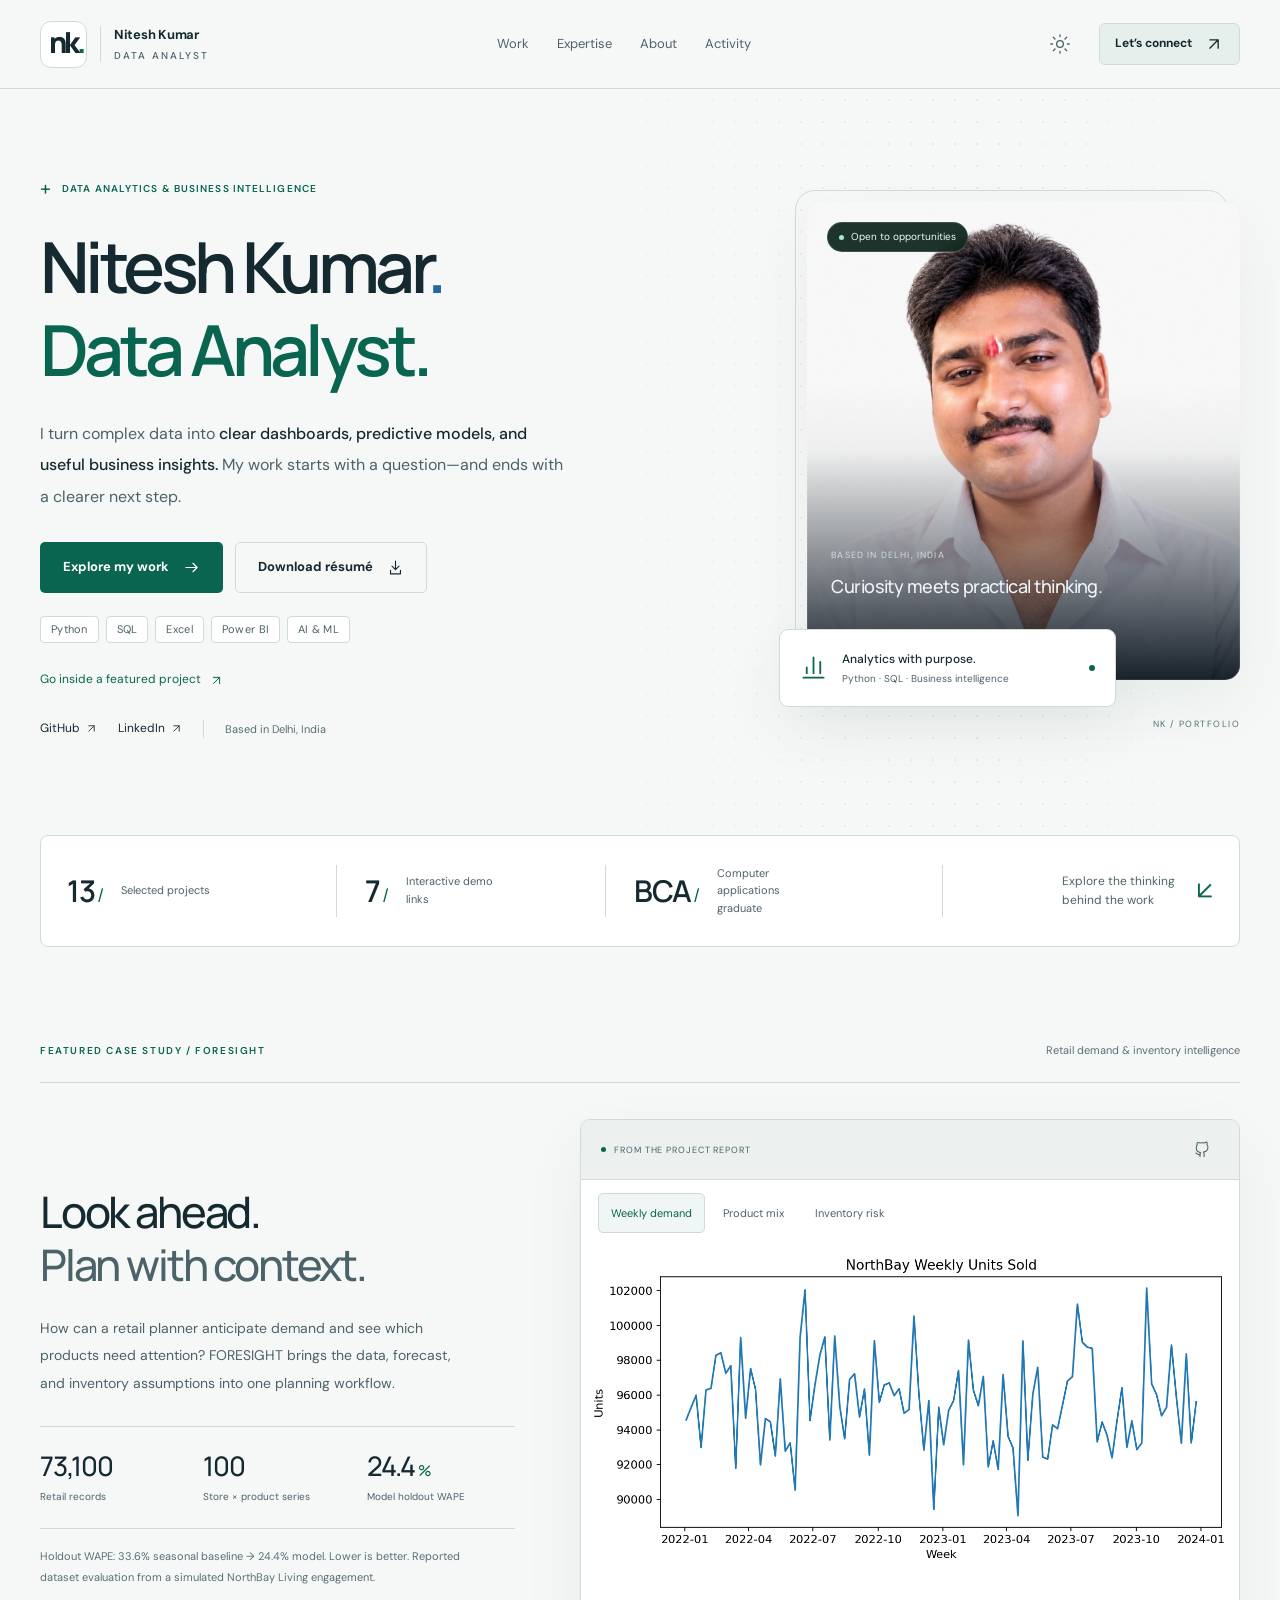
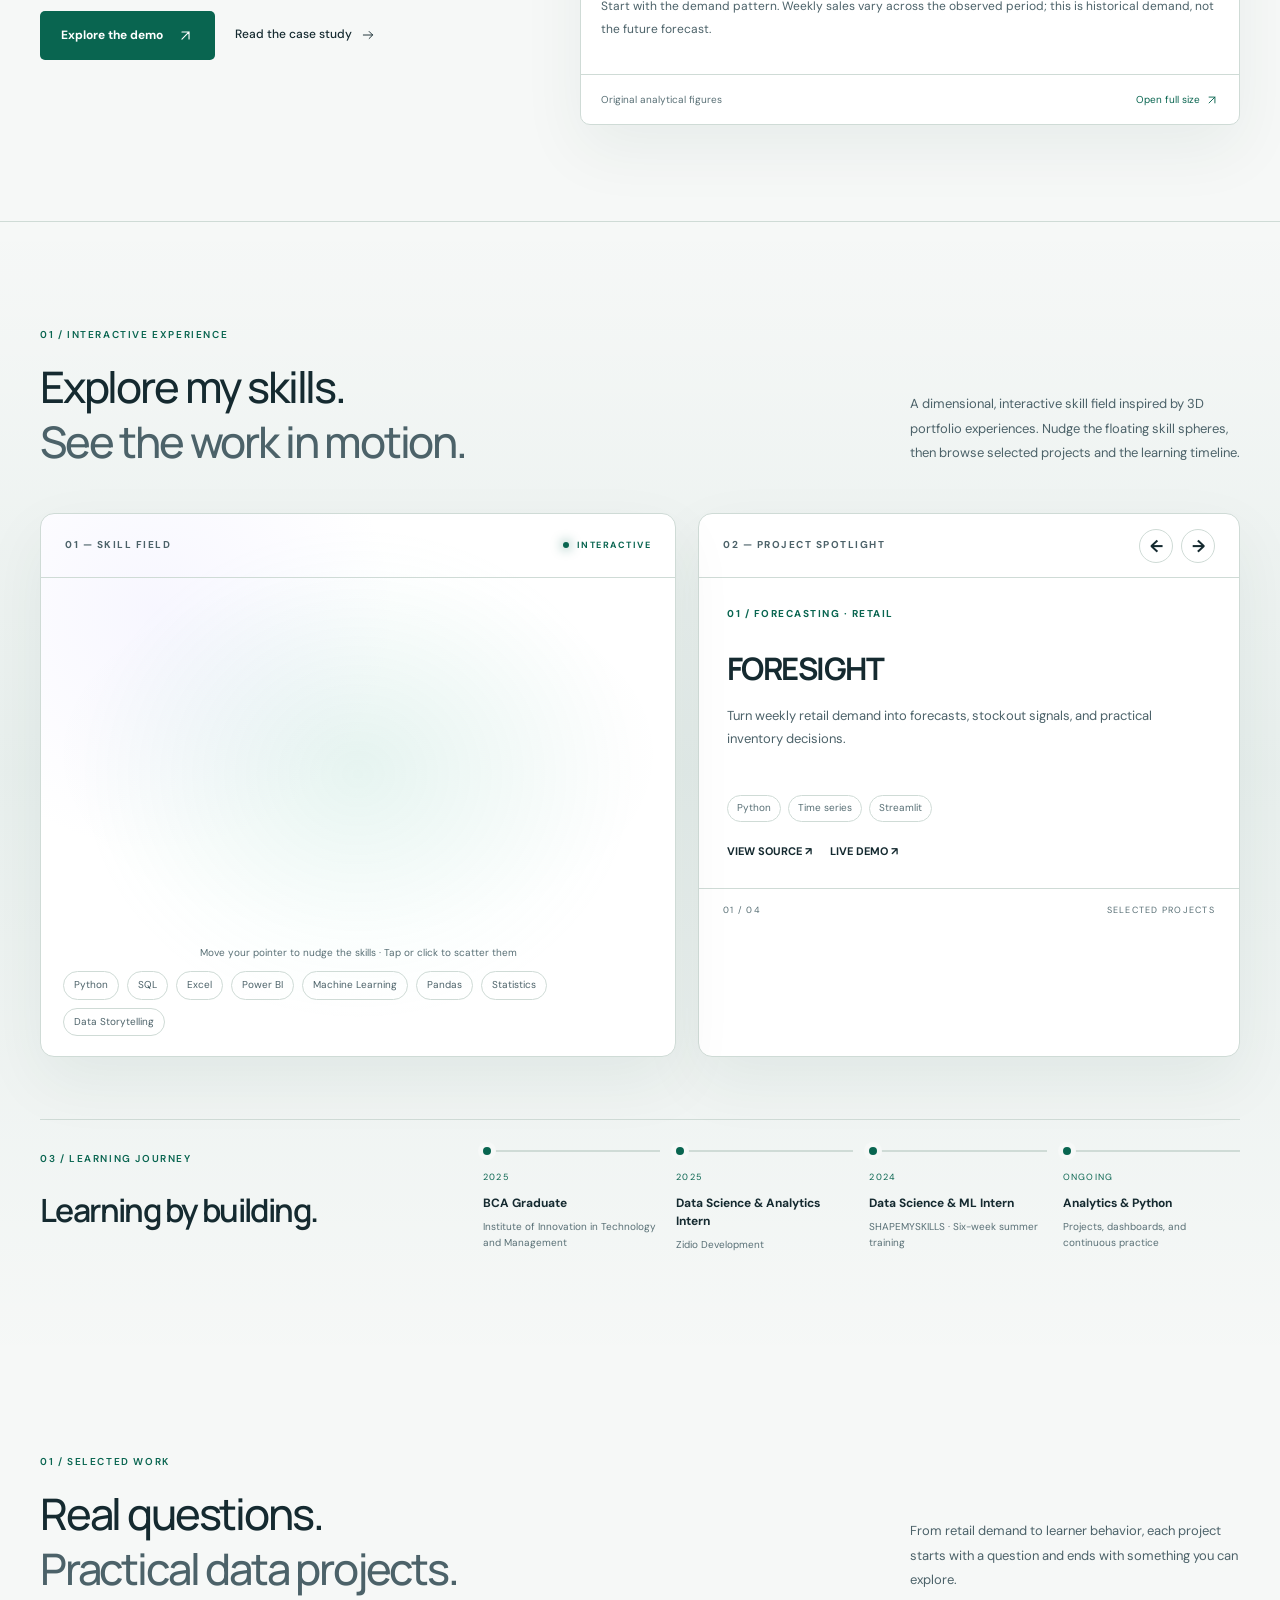
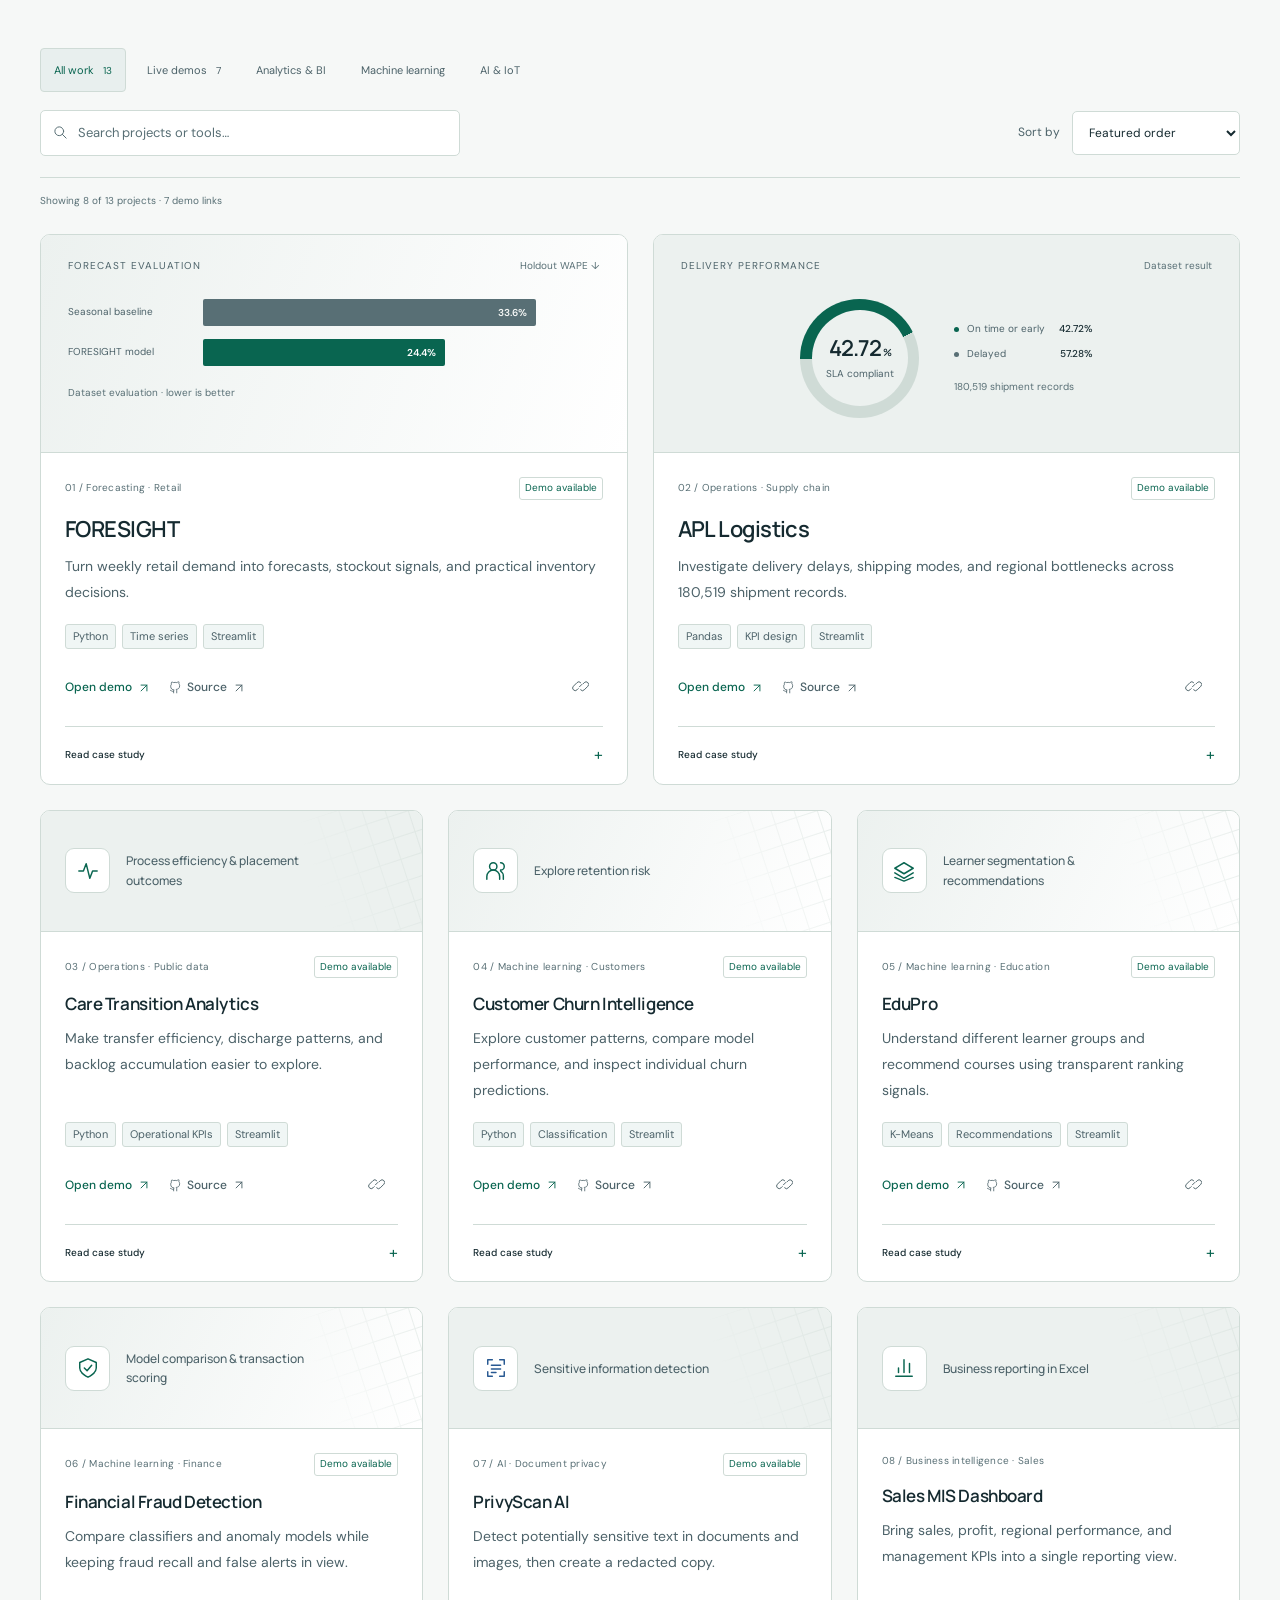
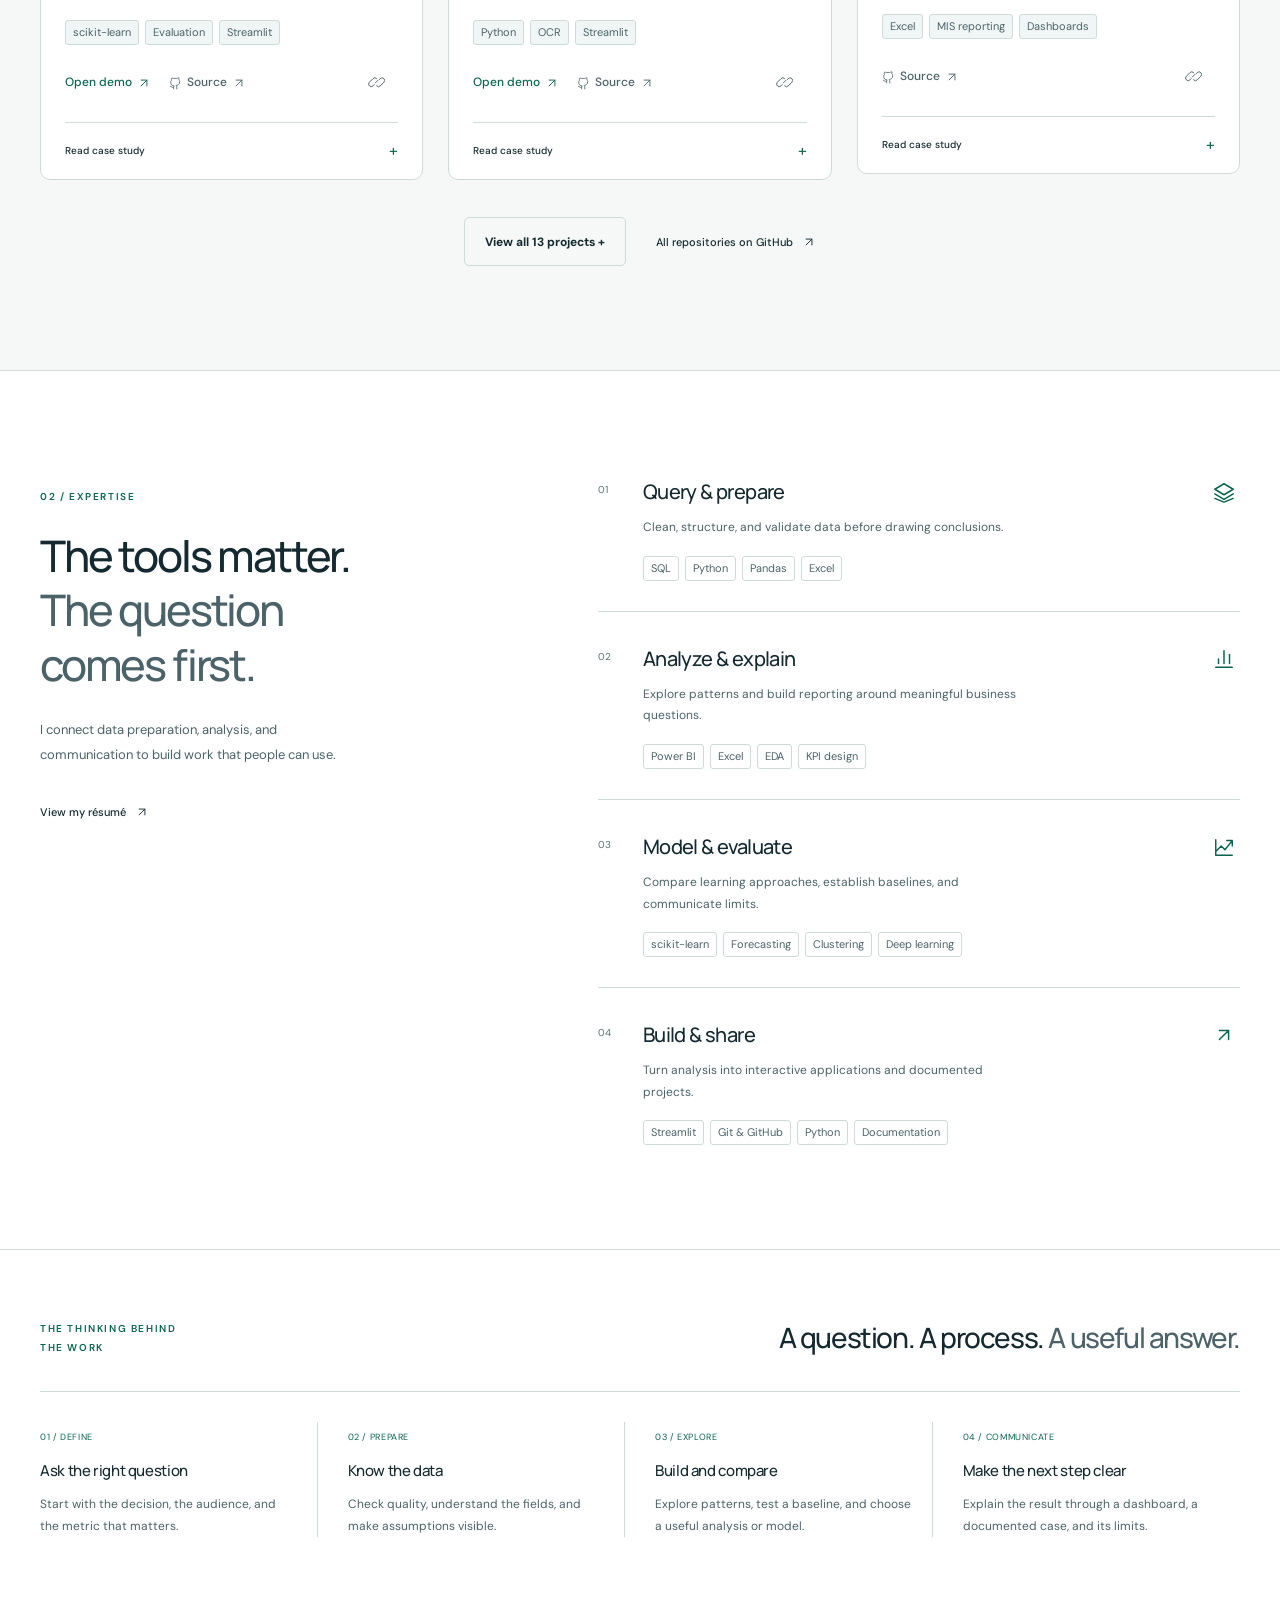
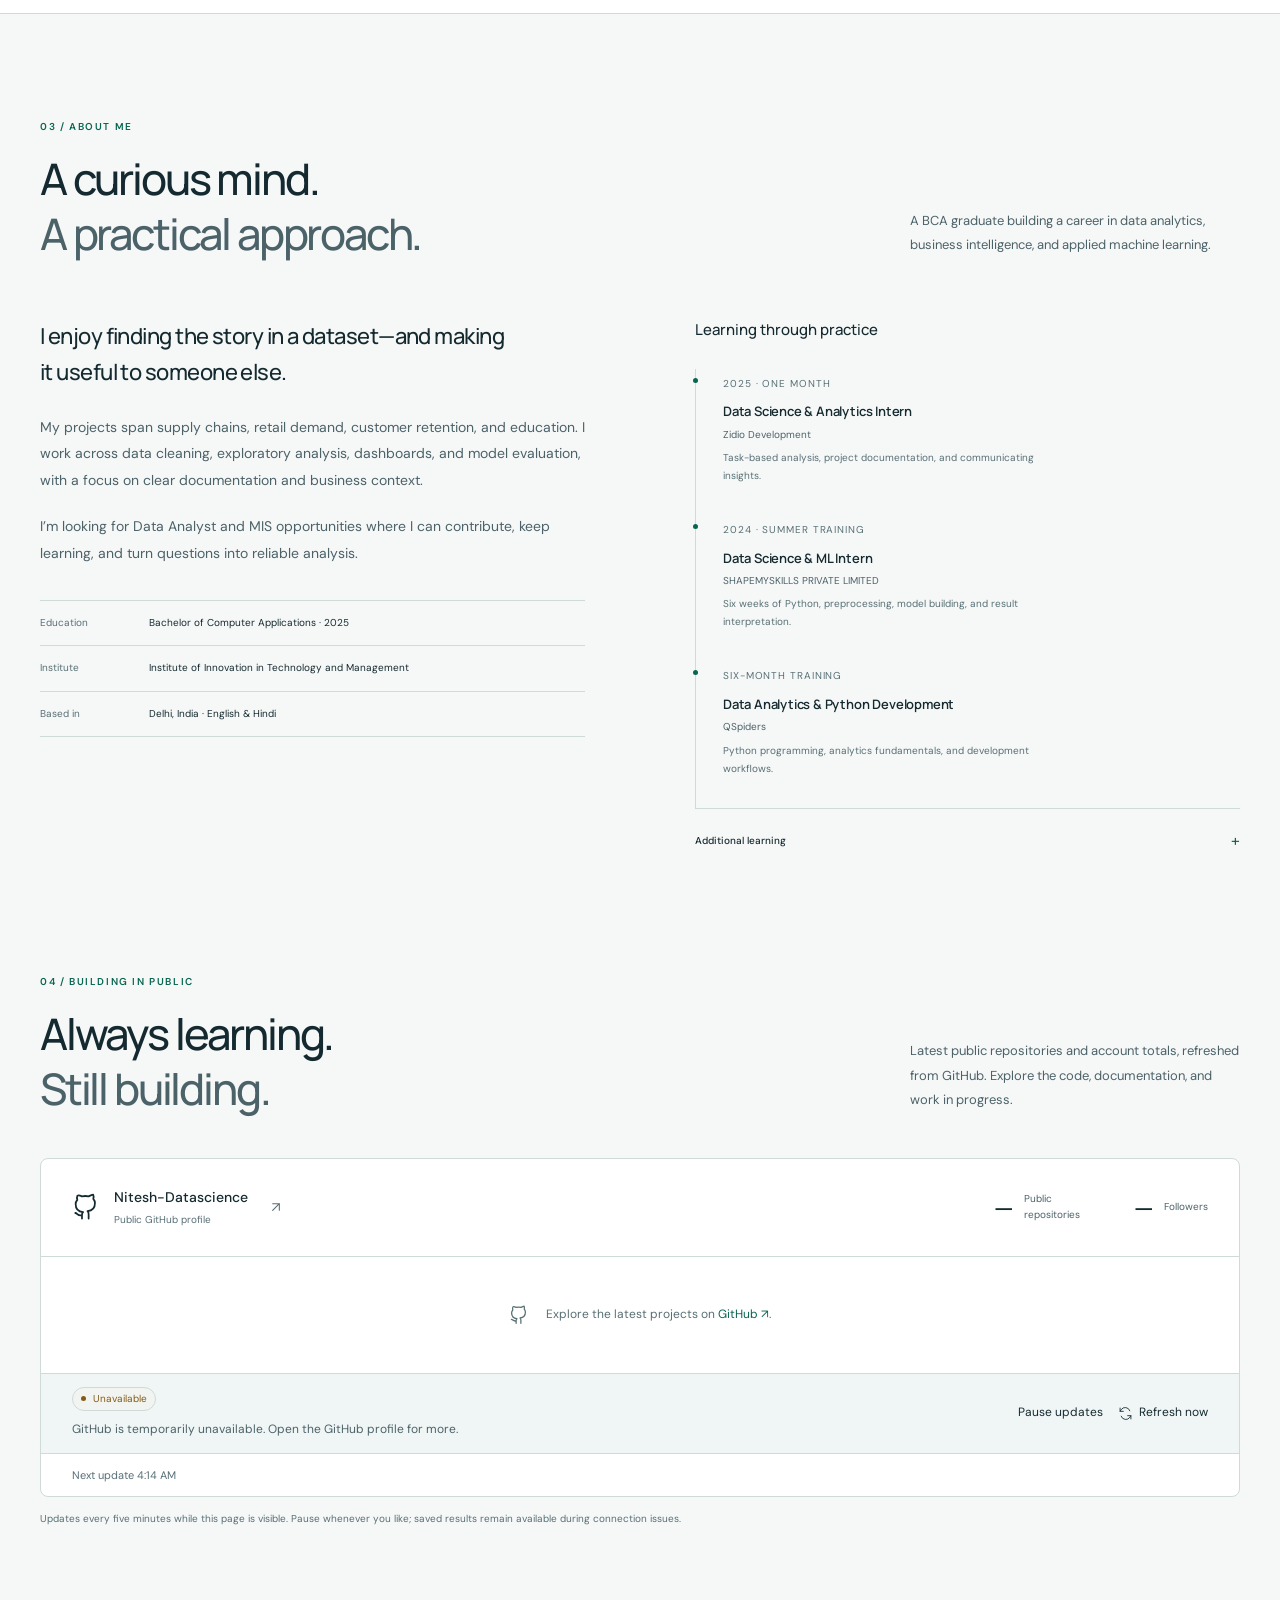
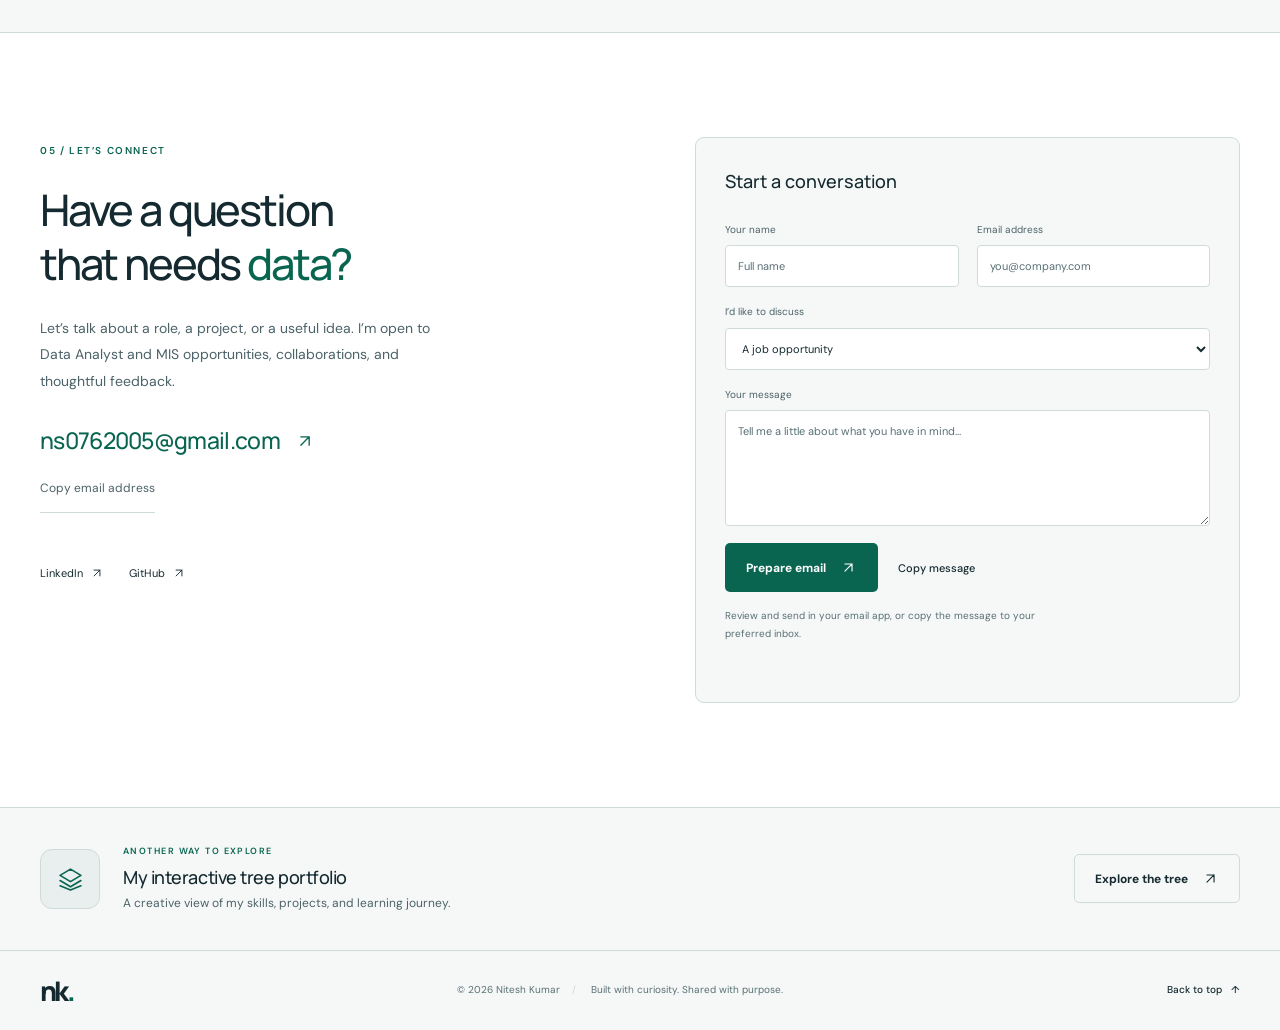
<file: index.html>
<!doctype html>
<html lang="en" data-theme="dark">
<head>
  <meta charset="UTF-8">
  <meta name="viewport" content="width=device-width, initial-scale=1">
  <meta name="description" content="Nitesh Kumar — Data Analyst. Explore Python, SQL, Excel, Power BI, and machine learning projects, interactive demos, and business-focused case studies.">
  <meta name="author" content="Nitesh Kumar">
  <meta name="theme-color" content="#0b121b">
  <meta property="og:type" content="website">
  <meta property="og:title" content="Nitesh Kumar | Data Analyst & Business Intelligence">
  <meta property="og:description" content="Nitesh Kumar — Data Analyst. Explore practical analytics, live applications, and the thinking behind the work.">
  <meta property="og:url" content="https://nitesh-datascience.github.io/portfolio/">
  <meta property="og:image" content="https://nitesh-datascience.github.io/portfolio/profile.jpg">
  <meta property="og:image:alt" content="Nitesh Kumar, data analyst">
  <meta name="twitter:card" content="summary">
  <link rel="canonical" href="https://nitesh-datascience.github.io/portfolio/">
  <link rel="icon" href="favicon.svg" type="image/svg+xml">
  <link rel="preconnect" href="https://fonts.googleapis.com">
  <link rel="preconnect" href="https://fonts.gstatic.com" crossorigin>
  <link href="https://fonts.googleapis.com/css2?family=DM+Sans:wght@400;500;600;700&family=Manrope:wght@400;500;600;700;800&display=swap" rel="stylesheet">
  <link rel="stylesheet" href="styles.css?v=20261101.2">
  <link rel="stylesheet" href="presentation.css?v=20261101.2">
  <title>Nitesh Kumar | Data Analyst & Business Intelligence</title>
  <script>
    try {
      const saved = localStorage.getItem('nitesh.theme');
      const light = saved === 'light' || (!saved && matchMedia('(prefers-color-scheme: light)').matches);
      document.documentElement.dataset.theme = light ? 'light' : 'dark';
    } catch {}
  </script>
  <script type="application/ld+json">
    {"@context":"https://schema.org","@type":"Person","name":"Nitesh Kumar","url":"https://nitesh-datascience.github.io/portfolio/","image":"https://nitesh-datascience.github.io/portfolio/profile.jpg","jobTitle":"Data Analyst","email":"mailto:ns0762005@gmail.com","sameAs":["https://github.com/Nitesh-Datascience","https://www.linkedin.com/in/niteshkumar-codlytic"],"knowsAbout":["Data Analytics","Python","SQL","Microsoft Excel","Power BI","Machine Learning"]}
  </script>
</head>
<body>
  <a class="skip-link" href="#main">Skip to content</a>
  <svg class="icon-sprite" xmlns="http://www.w3.org/2000/svg" aria-hidden="true">
    <symbol id="i-arrow-up-right" viewBox="0 0 24 24"><path d="M7 17 17 7M7 7h10v10"/></symbol>
    <symbol id="i-arrow-right" viewBox="0 0 24 24"><path d="M4 12h16m-6-6 6 6-6 6"/></symbol>
    <symbol id="i-download" viewBox="0 0 24 24"><path d="M12 3v12m-5-5 5 5 5-5M5 16v5h14v-5"/></symbol>
    <symbol id="i-github" viewBox="0 0 24 24"><path d="M9 19c-4 1-4-2-6-2m12 5v-4a3.5 3.5 0 0 0-1-2.7c3.3-.4 6.7-1.6 6.7-7.2a5.6 5.6 0 0 0-1.5-3.9 5.2 5.2 0 0 0-.1-3.8S17.9.6 15 2a13 13 0 0 0-6 0C6.1.6 4.9 1.4 4.9 1.4a5.2 5.2 0 0 0-.1 3.8 5.6 5.6 0 0 0-1.5 3.9c0 5.6 3.4 6.8 6.7 7.2A3.5 3.5 0 0 0 9 19v3" transform="translate(0 1) scale(.95)"/></symbol>
    <symbol id="i-trend" viewBox="0 0 24 24"><path d="m3 17 6-6 4 4 8-10m-6 0h6v6M3 4v17h18"/></symbol>
    <symbol id="i-truck" viewBox="0 0 24 24"><path d="M1 4h13v13H1zM14 9h5l4 4v4h-9"/><circle cx="5.5" cy="18" r="2.5"/><circle cx="18.5" cy="18" r="2.5"/></symbol>
    <symbol id="i-activity" viewBox="0 0 24 24"><path d="M2 12h5l3-8 4 16 3-8h5"/></symbol>
    <symbol id="i-users" viewBox="0 0 24 24"><circle cx="9" cy="7" r="4"/><path d="M2 21v-3a7 7 0 0 1 14 0v3M17 3a4 4 0 0 1 0 8m3 10v-3a7 7 0 0 0-3-6"/></symbol>
    <symbol id="i-layers" viewBox="0 0 24 24"><path d="m12 3 10 6-10 6L2 9l10-6Zm-10 11 10 6 10-6M2 19l10 4 10-4"/></symbol>
    <symbol id="i-shield" viewBox="0 0 24 24"><path d="m12 2 9 4v6c0 6-9 10-9 10S3 18 3 12V6l9-4Z"/><path d="m8 12 3 3 5-6"/></symbol>
    <symbol id="i-scan" viewBox="0 0 24 24"><path d="M8 3H3v5m13-5h5v5M3 16v5h5m8 0h5v-5M7 9h10M7 13h10M7 17h5"/></symbol>
    <symbol id="i-bars" viewBox="0 0 24 24"><path d="M3 21h18M6 17v-5m6 5V3m6 14V7"/></symbol>
    <symbol id="i-bag" viewBox="0 0 24 24"><path d="M4 7h16l1 14H3L4 7Zm4 0V5a4 4 0 0 1 8 0v2"/></symbol>
    <symbol id="i-drop" viewBox="0 0 24 24"><path d="M12 2s8 8 8 13a8 8 0 1 1-16 0c0-5 8-13 8-13Z"/></symbol>
    <symbol id="i-mail" viewBox="0 0 24 24"><rect x="2" y="4" width="20" height="16" rx="2"/><path d="m2 6 10 7L22 6"/></symbol>
    <symbol id="i-link" viewBox="0 0 24 24"><path d="m10 13 4-4M8 16l-2 2a4 4 0 0 1-6-6l6-6a4 4 0 0 1 6 0m0 12a4 4 0 0 0 6 0l6-6a4 4 0 0 0-6-6l-2 2" transform="translate(2 0) scale(.85)"/></symbol>
    <symbol id="i-search" viewBox="0 0 24 24"><circle cx="10" cy="10" r="7"/><path d="m15 15 6 6"/></symbol>
    <symbol id="i-sun" viewBox="0 0 24 24"><circle cx="12" cy="12" r="4"/><path d="M12 1v2m0 18v2M1 12h2m18 0h2M4 4l2 2m12 12 2 2M4 20l2-2M18 6l2-2"/></symbol>
    <symbol id="i-refresh" viewBox="0 0 24 24"><path d="M20 7A9 9 0 0 0 4 5L2 8m0-6v6h6m-4 9a9 9 0 0 0 16 2l2-3m0 6v-6h-6"/></symbol>
  </svg>

  <header class="site-header">
    <div class="container header-inner">
      <a class="brand" href="#home" aria-label="Nitesh Kumar home"><span class="brand-mark">nk<span>.</span></span><span class="brand-name">Nitesh Kumar<span>DATA ANALYST</span></span></a>
      <nav class="main-nav" aria-label="Main navigation" id="mainNav">
        <a href="#projects">Work</a><a href="#skills">Expertise</a><a href="#about">About</a><a href="#github">Activity</a>
      </nav>
      <div class="header-actions">
        <button class="icon-button theme-toggle" id="themeToggle" type="button" aria-label="Switch color theme" hidden><svg class="icon" aria-hidden="true"><use href="#i-sun"></use></svg></button>
        <a class="header-contact" href="#contact">Let’s connect <svg class="icon" aria-hidden="true"><use href="#i-arrow-up-right"></use></svg></a>
        <button class="menu-toggle" id="menuToggle" type="button" aria-controls="mainNav" aria-expanded="false" aria-label="Open navigation" hidden><span></span><span></span></button>
      </div>
    </div>
  </header>

  <main id="main">
    <section class="container hero" id="home" aria-labelledby="heroTitle">
      <div class="hero-copy">
        <p class="eyebrow"><span class="small-cross" aria-hidden="true">+</span> DATA ANALYTICS & BUSINESS INTELLIGENCE</p>
        <h1 id="heroTitle">Nitesh Kumar<span class="hero-name-dot">.</span><br><span>Data Analyst.</span></h1>
        <p class="hero-intro">I turn complex data into <strong>clear dashboards, predictive models, and useful business insights.</strong> My work starts with a question—and ends with a clearer next step.</p>
        <div class="hero-actions"><a class="button button-primary" href="#projects">Explore my work <svg class="icon" aria-hidden="true"><use href="#i-arrow-right"></use></svg></a><a class="button button-outline" href="resume.pdf" download="Nitesh_Kumar_Resume.pdf">Download résumé <svg class="icon" aria-hidden="true"><use href="#i-download"></use></svg></a></div>
        <ul class="hero-toolkit" aria-label="Core skills"><li>Python</li><li>SQL</li><li>Excel</li><li>Power BI</li><li>AI & ML</li></ul><a class="hero-case-link" href="#case-study">Go inside a featured project <svg class="icon" aria-hidden="true"><use href="#i-arrow-up-right"></use></svg></a>
        <div class="hero-socials"><a href="https://github.com/Nitesh-Datascience" target="_blank" rel="noopener noreferrer">GitHub <svg class="icon" aria-hidden="true"><use href="#i-arrow-up-right"></use></svg></a><a href="https://www.linkedin.com/in/niteshkumar-codlytic" target="_blank" rel="noopener noreferrer">LinkedIn <svg class="icon" aria-hidden="true"><use href="#i-arrow-up-right"></use></svg></a><span>Based in Delhi, India</span></div>
      </div>
      <div class="hero-portrait">
        <div class="portrait-frame"><img src="profile.jpg" alt="Portrait of Nitesh Kumar" width="1293" height="1216" fetchpriority="high"><div class="portrait-shade"></div><span class="availability"><i aria-hidden="true"></i> Open to opportunities</span><div class="portrait-caption"><span>BASED IN DELHI, INDIA</span><strong>Curiosity meets practical thinking.</strong></div></div>
        <div class="portrait-note"><svg class="icon" aria-hidden="true"><use href="#i-bars"></use></svg><div>Analytics with purpose.<span>Python · SQL · Business intelligence</span></div><span class="note-dot" aria-hidden="true"></span></div>
        <span class="portrait-index" aria-hidden="true">NK / PORTFOLIO</span>
      </div>
    </section>

    <div class="container portfolio-strip" aria-label="Portfolio at a glance"><div><strong>13<span> /</span></strong><span>Selected projects</span></div><div><strong>7<span> /</span></strong><span>Interactive demo links</span></div><div><strong>BCA<span> /</span></strong><span>Computer applications graduate</span></div><a href="#projects" class="strip-link">Explore the thinking<br>behind the work <span aria-hidden="true">↙</span></a></div>

    <section class="section featured-study-section" id="case-study" aria-labelledby="studyTitle">
      <div class="container">
        <div class="study-heading"><p class="eyebrow">FEATURED CASE STUDY / FORESIGHT</p><span class="study-type">Retail demand & inventory intelligence</span></div>
        <div class="study-layout">
          <div class="study-copy"><h2 id="studyTitle">Look ahead.<br><span>Plan with context.</span></h2><p>How can a retail planner anticipate demand and see which products need attention? FORESIGHT brings the data, forecast, and inventory assumptions into one planning workflow.</p>
            <dl class="study-metrics"><div><dt>Retail records</dt><dd>73,100</dd></div><div><dt>Store × product series</dt><dd>100</dd></div><div><dt>Model holdout WAPE</dt><dd>24.4<span>%</span></dd></div></dl>
            <p class="study-evidence">Holdout WAPE: 33.6% seasonal baseline → 24.4% model. Lower is better. Reported dataset evaluation from a simulated NorthBay Living engagement.</p>
            <div class="study-actions"><a class="button button-primary" href="https://foresightnorthbay-ufqepslzgzysttnkue79rx.streamlit.app/" target="_blank" rel="noopener noreferrer">Explore the demo <svg class="icon" aria-hidden="true"><use href="#i-arrow-up-right"></use></svg></a><a class="text-link" href="#project-foresight">Read the case study <svg class="icon" aria-hidden="true"><use href="#i-arrow-right"></use></svg></a></div>
          </div>
          <div class="study-report"><div class="study-report-top"><span class="report-label"><i aria-hidden="true"></i> FROM THE PROJECT REPORT</span><a href="https://github.com/Nitesh-Datascience/foresight_northbay" target="_blank" rel="noopener noreferrer" aria-label="Open FORESIGHT source repository"><svg class="icon" aria-hidden="true"><use href="#i-github"></use></svg></a></div><div class="study-chart-controls" id="studyChartControls" role="group" aria-label="Choose a report figure" hidden><button type="button" data-chart="demand" aria-pressed="true" aria-controls="studyFigure">Weekly demand</button><button type="button" data-chart="products" aria-pressed="false" aria-controls="studyFigure">Product mix</button><button type="button" data-chart="risk" aria-pressed="false" aria-controls="studyFigure">Inventory risk</button></div><figure id="studyFigure" class="study-figure"><a id="studyImageLink" href="assets/foresight-demand.png" target="_blank" rel="noopener noreferrer" aria-label="Open full-size report figure"><img id="studyImage" src="assets/foresight-demand.png" alt="NorthBay weekly units sold from 2022 through the start of 2024, with fluctuations roughly between 89,000 and 102,000 units." width="1280" height="640" loading="lazy" decoding="async"></a><figcaption id="studyCaption" role="status" aria-live="polite">Start with the demand pattern. Weekly sales vary across the observed period; this is historical demand, not the future forecast.</figcaption></figure><div class="study-report-bottom"><span>Original analytical figures</span><a id="studyFullSize" href="assets/foresight-demand.png" target="_blank" rel="noopener noreferrer">Open full size <svg class="icon" aria-hidden="true"><use href="#i-arrow-up-right"></use></svg></a></div></div>
        </div>
      </div>
    </section>

    
    <section class="section immersive-section" id="interactive-lab" aria-labelledby="labTitle">
      <div class="container">
        <div class="section-heading"><div><p class="eyebrow">01 / INTERACTIVE EXPERIENCE</p><h2 id="labTitle">Explore my skills.<br><span>See the work in motion.</span></h2></div><p class="section-description">A dimensional, interactive skill field inspired by 3D portfolio experiences. Nudge the floating skill spheres, then browse selected projects and the learning timeline.</p></div>
        <div class="lab-grid">
          <div class="skill-orbit-panel">
            <div class="lab-panel-heading"><span>01 — SKILL FIELD</span><span class="live-indicator">INTERACTIVE</span></div>
            <canvas id="skillCanvas" width="900" height="520" role="img" aria-label="Animated floating skill spheres for Python, SQL, Excel, Power BI, Machine Learning, Statistics, Pandas, and Data Storytelling"></canvas>
            <p class="lab-hint">Move your pointer to nudge the skills · Tap or click to scatter them</p>
            <ul class="skill-fallback" aria-label="Core skills"><li>Python</li><li>SQL</li><li>Excel</li><li>Power BI</li><li>Machine Learning</li><li>Pandas</li><li>Statistics</li><li>Data Storytelling</li></ul>
          </div>
          <div class="lab-project-panel">
            <div class="lab-panel-heading"><span>02 — PROJECT SPOTLIGHT</span><div class="carousel-controls"><button type="button" id="spotlightPrev" aria-label="Previous featured project">←</button><button type="button" id="spotlightNext" aria-label="Next featured project">→</button></div></div>
            <div class="spotlight-viewport"><div class="spotlight-track" id="spotlightTrack" aria-live="polite"></div></div>
            <div class="spotlight-footer"><span id="spotlightCount">01 / 04</span><span>SELECTED PROJECTS</span></div>
          </div>
        </div>
        <div class="learning-timeline">
          <div class="timeline-heading"><p class="eyebrow">03 / LEARNING JOURNEY</p><h3>Learning by building.</h3></div>
          <ol class="journey-track">
            <li><span>2025</span><strong>BCA Graduate</strong><small>Institute of Innovation in Technology and Management</small></li>
            <li><span>2025</span><strong>Data Science & Analytics Intern</strong><small>Zidio Development</small></li>
            <li><span>2024</span><strong>Data Science & ML Intern</strong><small>SHAPEMYSKILLS · Six-week summer training</small></li>
            <li><span>ONGOING</span><strong>Analytics & Python</strong><small>Projects, dashboards, and continuous practice</small></li>
          </ol>
        </div>
      </div>
    </section>

<section class="section work-section" id="projects" aria-labelledby="workTitle">
      <div class="container">
        <div class="section-heading"><div><p class="eyebrow">01 / SELECTED WORK</p><h2 id="workTitle">Real questions.<br><span>Practical data projects.</span></h2></div><p class="section-description">From retail demand to learner behavior, each project starts with a question and ends with something you can explore.</p></div>
        <div class="project-toolbar" id="projectToolbar" hidden>
          <div class="project-filters" role="group" aria-label="Filter projects by field"><button type="button" class="filter-button active" data-filter="all" aria-pressed="true">All work <span>13</span></button><button type="button" class="filter-button" data-filter="live" aria-pressed="false">Live demos <span>7</span></button><button type="button" class="filter-button" data-filter="analytics" aria-pressed="false">Analytics & BI</button><button type="button" class="filter-button" data-filter="ml" aria-pressed="false">Machine learning</button><button type="button" class="filter-button" data-filter="ai" aria-pressed="false">AI & IoT</button></div>
          <div class="project-browser-controls"><div class="search-wrap"><svg class="icon" aria-hidden="true"><use href="#i-search"></use></svg><label class="sr-only" for="projectSearch">Search projects or tools</label><input id="projectSearch" type="search" placeholder="Search projects or tools…" autocomplete="off" maxlength="160"></div><div class="sort-wrap"><label for="projectSort">Sort by</label><select id="projectSort"><option value="featured">Featured order</option><option value="name">Project name A–Z</option><option value="demo">Demo links first</option></select></div></div>
        </div>
        <p class="project-result-count" id="projectCount" role="status" aria-live="polite">13 projects · 7 interactive demo links</p>
        <p class="project-share-status" id="projectShareStatus" role="status" aria-live="polite"></p>
        <div class="project-grid" id="projectGrid"><article class="project-card featured" id="project-foresight" data-project="foresight" data-category="analytics" data-demo="true">
  <div class="project-visual forecast-visual"><div class="visual-caption"><span>FORECAST EVALUATION</span><span>Holdout WAPE ↓</span></div><div class="comparison"><div><span>Seasonal baseline</span><div class="comparison-bar baseline" style="--bar:84%"><b>33.6%</b></div></div><div><span>FORESIGHT model</span><div class="comparison-bar" style="--bar:61%"><b>24.4%</b></div></div></div><span class="visual-footnote">Dataset evaluation · lower is better</span></div>
  <div class="project-content">
    <div class="project-meta"><span>01 / Forecasting · Retail</span><span class="demo-badge">Demo available</span></div>
    <h3>FORESIGHT</h3><p>Turn weekly retail demand into forecasts, stockout signals, and practical inventory decisions.</p>
    <ul class="tags" aria-label="Technologies"><li>Python</li><li>Time series</li><li>Streamlit</li></ul>
    <div class="project-actions"><a class="project-demo" href="https://foresightnorthbay-ufqepslzgzysttnkue79rx.streamlit.app/" target="_blank" rel="noopener noreferrer">Open demo <svg class="icon" aria-hidden="true"><use href="#i-arrow-up-right"></use></svg></a><a class="source-link" href="https://github.com/Nitesh-Datascience/foresight_northbay" target="_blank" rel="noopener noreferrer"><svg class="icon" aria-hidden="true"><use href="#i-github"></use></svg> Source <svg class="icon" aria-hidden="true"><use href="#i-arrow-up-right"></use></svg></a><button type="button" class="project-share" data-share-project="foresight" aria-label="Copy link to FORESIGHT" title="Copy project link" hidden><svg class="icon" aria-hidden="true"><use href="#i-link"></use></svg></button></div>
    <details class="case-study"><summary>Read case study <span aria-hidden="true">+</span></summary><div class="case-body"><h4>The question</h4><p>How can a retail planner anticipate demand and identify inventory risk?</p><h4>The approach</h4><p>Clean 73,100 retail records, aggregate 100 Store × Product series, and evaluate weekly forecasts with rolling-origin validation against a seasonal-naive baseline.</p><h4>The deliverable</h4><p>A planning dashboard, transparent stockout and overstock scores, and a FastAPI scoring service.</p><h4>Evidence & context</h4><p>Holdout WAPE: 24.4%, compared with 33.6% for the baseline. These are dataset evaluation results from a simulated NorthBay Living engagement, not measured client impact.</p><a href="https://github.com/Nitesh-Datascience/foresight_northbay#readme" target="_blank" rel="noopener noreferrer">Read project documentation <svg class="icon" aria-hidden="true"><use href="#i-arrow-up-right"></use></svg></a></div></details>
  </div>
</article>
<article class="project-card featured" id="project-logistics" data-project="logistics" data-category="analytics" data-demo="true">
  <div class="project-visual logistics-visual"><div class="visual-caption"><span>DELIVERY PERFORMANCE</span><span>Dataset result</span></div><div class="logistics-result"><div class="donut" role="img" aria-label="SLA compliance: 42.72 percent"><div><strong>42.72<span>%</span></strong><small>SLA compliant</small></div></div><div class="logistics-legend"><p><i></i>On time or early <strong>42.72%</strong></p><p><i></i>Delayed <strong>57.28%</strong></p><small>180,519 shipment records</small></div></div></div>
  <div class="project-content">
    <div class="project-meta"><span>02 / Operations · Supply chain</span><span class="demo-badge">Demo available</span></div>
    <h3>APL Logistics</h3><p>Investigate delivery delays, shipping modes, and regional bottlenecks across 180,519 shipment records.</p>
    <ul class="tags" aria-label="Technologies"><li>Pandas</li><li>KPI design</li><li>Streamlit</li></ul>
    <div class="project-actions"><a class="project-demo" href="https://https---appcom-nitesh-datascience-apllogistics-464avyacan3btze.streamlit.app/" target="_blank" rel="noopener noreferrer">Open demo <svg class="icon" aria-hidden="true"><use href="#i-arrow-up-right"></use></svg></a><a class="source-link" href="https://github.com/Nitesh-Datascience/https---github.com-Nitesh-Datascience-APL_Logistics" target="_blank" rel="noopener noreferrer"><svg class="icon" aria-hidden="true"><use href="#i-github"></use></svg> Source <svg class="icon" aria-hidden="true"><use href="#i-arrow-up-right"></use></svg></a><button type="button" class="project-share" data-share-project="logistics" aria-label="Copy link to APL Logistics" title="Copy project link" hidden><svg class="icon" aria-hidden="true"><use href="#i-link"></use></svg></button></div>
    <details class="case-study"><summary>Read case study <span aria-hidden="true">+</span></summary><div class="case-body"><h4>The question</h4><p>Where are shipments missing delivery commitments, and which segments need attention?</p><h4>The approach</h4><p>Clean shipment records, calculate delivery gaps, define SLA metrics, and compare risk across shipping modes, regions, and customer segments.</p><h4>The deliverable</h4><p>An interactive logistics control tower, an analysis notebook, and an executive summary.</p><h4>Evidence & context</h4><p>The supplied dataset shows 42.72% SLA compliance and 57.28% delayed shipments. It has no reliable order or shipping date column, so time-series trends are not claimed.</p><a href="https://github.com/Nitesh-Datascience/https---github.com-Nitesh-Datascience-APL_Logistics#readme" target="_blank" rel="noopener noreferrer">Read project documentation <svg class="icon" aria-hidden="true"><use href="#i-arrow-up-right"></use></svg></a></div></details>
  </div>
</article>
<article class="project-card" id="project-care" data-project="care" data-category="analytics" data-demo="true">
  <div class="project-visual compact-visual visual-analytics"><span class="project-symbol"><svg class="icon" aria-hidden="true"><use href="#i-activity"></use></svg></span><span>Process efficiency &amp; placement outcomes</span><span class="visual-grid" aria-hidden="true"></span></div>
  <div class="project-content">
    <div class="project-meta"><span>03 / Operations · Public data</span><span class="demo-badge">Demo available</span></div>
    <h3>Care Transition Analytics</h3><p>Make transfer efficiency, discharge patterns, and backlog accumulation easier to explore.</p>
    <ul class="tags" aria-label="Technologies"><li>Python</li><li>Operational KPIs</li><li>Streamlit</li></ul>
    <div class="project-actions"><a class="project-demo" href="https://care-transition-efficiency-analytics-knfy8ljtaxyn8ti74zy5ng.streamlit.app/" target="_blank" rel="noopener noreferrer">Open demo <svg class="icon" aria-hidden="true"><use href="#i-arrow-up-right"></use></svg></a><a class="source-link" href="https://github.com/Nitesh-Datascience/care-transition-efficiency-analytics" target="_blank" rel="noopener noreferrer"><svg class="icon" aria-hidden="true"><use href="#i-github"></use></svg> Source <svg class="icon" aria-hidden="true"><use href="#i-arrow-up-right"></use></svg></a><button type="button" class="project-share" data-share-project="care" aria-label="Copy link to Care Transition Analytics" title="Copy project link" hidden><svg class="icon" aria-hidden="true"><use href="#i-link"></use></svg></button></div>
    <details class="case-study"><summary>Read case study <span aria-hidden="true">+</span></summary><div class="case-body"><h4>The question</h4><p>Where do care transitions slow down, and how do placement outcomes vary over time?</p><h4>The approach</h4><p>Derive transfer, discharge, throughput, backlog, and rolling stability indicators from 720 valid public reporting records.</p><h4>The deliverable</h4><p>Date filters, threshold alerts, bottleneck views, and stakeholder reports.</p><h4>Evidence & context</h4><p>An operational analysis of the HHS Unaccompanied Alien Children Program dataset; these indicators are not clinical measures or patient predictions.</p><a href="https://github.com/Nitesh-Datascience/care-transition-efficiency-analytics#readme" target="_blank" rel="noopener noreferrer">Read project documentation <svg class="icon" aria-hidden="true"><use href="#i-arrow-up-right"></use></svg></a></div></details>
  </div>
</article>
<article class="project-card" id="project-churn" data-project="churn" data-category="ml" data-demo="true">
  <div class="project-visual compact-visual visual-ml"><span class="project-symbol"><svg class="icon" aria-hidden="true"><use href="#i-users"></use></svg></span><span>Explore retention risk</span><span class="visual-grid" aria-hidden="true"></span></div>
  <div class="project-content">
    <div class="project-meta"><span>04 / Machine learning · Customers</span><span class="demo-badge">Demo available</span></div>
    <h3>Customer Churn Intelligence</h3><p>Explore customer patterns, compare model performance, and inspect individual churn predictions.</p>
    <ul class="tags" aria-label="Technologies"><li>Python</li><li>Classification</li><li>Streamlit</li></ul>
    <div class="project-actions"><a class="project-demo" href="https://customerchurnprediction-fkpbjib3muyvrhmgchkurb.streamlit.app/" target="_blank" rel="noopener noreferrer">Open demo <svg class="icon" aria-hidden="true"><use href="#i-arrow-up-right"></use></svg></a><a class="source-link" href="https://github.com/Nitesh-Datascience/Customer_churn_Prediction" target="_blank" rel="noopener noreferrer"><svg class="icon" aria-hidden="true"><use href="#i-github"></use></svg> Source <svg class="icon" aria-hidden="true"><use href="#i-arrow-up-right"></use></svg></a><button type="button" class="project-share" data-share-project="churn" aria-label="Copy link to Customer Churn Intelligence" title="Copy project link" hidden><svg class="icon" aria-hidden="true"><use href="#i-link"></use></svg></button></div>
    <details class="case-study"><summary>Read case study <span aria-hidden="true">+</span></summary><div class="case-body"><h4>The question</h4><p>Which customer characteristics are associated with churn?</p><h4>The approach</h4><p>Connect exploratory customer analytics with model evaluation and an individual risk-prediction workflow.</p><h4>The deliverable</h4><p>An executive KPI view, interactive churn analysis, customer exploration, and a model-performance dashboard.</p><h4>Evidence & context</h4><p>A portfolio prediction workflow. Predictions should be assessed against the model evaluation before use in retention decisions.</p><a href="https://github.com/Nitesh-Datascience/Customer_churn_Prediction#readme" target="_blank" rel="noopener noreferrer">Read project documentation <svg class="icon" aria-hidden="true"><use href="#i-arrow-up-right"></use></svg></a></div></details>
  </div>
</article>
<article class="project-card" id="project-edupro" data-project="edupro" data-category="ml" data-demo="true">
  <div class="project-visual compact-visual visual-ml"><span class="project-symbol"><svg class="icon" aria-hidden="true"><use href="#i-layers"></use></svg></span><span>Learner segmentation &amp; recommendations</span><span class="visual-grid" aria-hidden="true"></span></div>
  <div class="project-content">
    <div class="project-meta"><span>05 / Machine learning · Education</span><span class="demo-badge">Demo available</span></div>
    <h3>EduPro</h3><p>Understand different learner groups and recommend courses using transparent ranking signals.</p>
    <ul class="tags" aria-label="Technologies"><li>K-Means</li><li>Recommendations</li><li>Streamlit</li></ul>
    <div class="project-actions"><a class="project-demo" href="https://eduproproject-jkoe6q6tctk5xafa6ggogf.streamlit.app/" target="_blank" rel="noopener noreferrer">Open demo <svg class="icon" aria-hidden="true"><use href="#i-arrow-up-right"></use></svg></a><a class="source-link" href="https://github.com/Nitesh-Datascience/EduPro_Project" target="_blank" rel="noopener noreferrer"><svg class="icon" aria-hidden="true"><use href="#i-github"></use></svg> Source <svg class="icon" aria-hidden="true"><use href="#i-arrow-up-right"></use></svg></a><button type="button" class="project-share" data-share-project="edupro" aria-label="Copy link to EduPro" title="Copy project link" hidden><svg class="icon" aria-hidden="true"><use href="#i-link"></use></svg></button></div>
    <details class="case-study"><summary>Read case study <span aria-hidden="true">+</span></summary><div class="case-body"><h4>The question</h4><p>How can course recommendations reflect different learner interests and study patterns?</p><h4>The approach</h4><p>Join user, course, and transaction data; standardize learner features; select K-Means segments by silhouette score; rank courses with category, level, segment-popularity, and rating signals.</p><h4>The deliverable</h4><p>A learner explorer, segment comparison, recommendation views, and model comparisons.</p><h4>Evidence & context</h4><p>PCA supports exploration. The source data lacks engagement outcomes, so recommendation precision or engagement lift is not claimed.</p><a href="https://github.com/Nitesh-Datascience/EduPro_Project#readme" target="_blank" rel="noopener noreferrer">Read project documentation <svg class="icon" aria-hidden="true"><use href="#i-arrow-up-right"></use></svg></a></div></details>
  </div>
</article>
<article class="project-card" id="project-fraud" data-project="fraud" data-category="ml" data-demo="true">
  <div class="project-visual compact-visual visual-ml"><span class="project-symbol"><svg class="icon" aria-hidden="true"><use href="#i-shield"></use></svg></span><span>Model comparison &amp; transaction scoring</span><span class="visual-grid" aria-hidden="true"></span></div>
  <div class="project-content">
    <div class="project-meta"><span>06 / Machine learning · Finance</span><span class="demo-badge">Demo available</span></div>
    <h3>Financial Fraud Detection</h3><p>Compare classifiers and anomaly models while keeping fraud recall and false alerts in view.</p>
    <ul class="tags" aria-label="Technologies"><li>scikit-learn</li><li>Evaluation</li><li>Streamlit</li></ul>
    <div class="project-actions"><a class="project-demo" href="https://financialfrauddetection-6geni2xkrt3dc8ry2infsf.streamlit.app/" target="_blank" rel="noopener noreferrer">Open demo <svg class="icon" aria-hidden="true"><use href="#i-arrow-up-right"></use></svg></a><a class="source-link" href="https://github.com/Nitesh-Datascience/Financial_Fraud_Detection" target="_blank" rel="noopener noreferrer"><svg class="icon" aria-hidden="true"><use href="#i-github"></use></svg> Source <svg class="icon" aria-hidden="true"><use href="#i-arrow-up-right"></use></svg></a><button type="button" class="project-share" data-share-project="fraud" aria-label="Copy link to Financial Fraud Detection" title="Copy project link" hidden><svg class="icon" aria-hidden="true"><use href="#i-link"></use></svg></button></div>
    <details class="case-study"><summary>Read case study <span aria-hidden="true">+</span></summary><div class="case-body"><h4>The question</h4><p>How can transaction models be evaluated without hiding missed fraud behind high accuracy?</p><h4>The approach</h4><p>Split datasets before preprocessing, compare model families, and select the primary classifier using validation average precision.</p><h4>The deliverable</h4><p>A model-comparison dashboard, CSV and single-transaction scoring, plus a saved-data replay.</p><h4>Evidence & context</h4><p>An educational benchmark. Replay uses saved transactions; live bank integration and production fraud prevention are not implemented.</p><a href="https://github.com/Nitesh-Datascience/Financial_Fraud_Detection#readme" target="_blank" rel="noopener noreferrer">Read project documentation <svg class="icon" aria-hidden="true"><use href="#i-arrow-up-right"></use></svg></a></div></details>
  </div>
</article>
<article class="project-card" id="project-privyscan" data-project="privyscan" data-category="ai" data-demo="true">
  <div class="project-visual compact-visual visual-ai"><span class="project-symbol"><svg class="icon" aria-hidden="true"><use href="#i-scan"></use></svg></span><span>Sensitive information detection</span><span class="visual-grid" aria-hidden="true"></span></div>
  <div class="project-content">
    <div class="project-meta"><span>07 / AI · Document privacy</span><span class="demo-badge">Demo available</span></div>
    <h3>PrivyScan AI</h3><p>Detect potentially sensitive text in documents and images, then create a redacted copy.</p>
    <ul class="tags" aria-label="Technologies"><li>Python</li><li>OCR</li><li>Streamlit</li></ul>
    <div class="project-actions"><a class="project-demo" href="https://privyscan-ai-starter-afe9ltswbslgt9vkczfvxx.streamlit.app/" target="_blank" rel="noopener noreferrer">Open demo <svg class="icon" aria-hidden="true"><use href="#i-arrow-up-right"></use></svg></a><a class="source-link" href="https://github.com/Nitesh-Datascience/PrivyScan-AI-Starter" target="_blank" rel="noopener noreferrer"><svg class="icon" aria-hidden="true"><use href="#i-github"></use></svg> Source <svg class="icon" aria-hidden="true"><use href="#i-arrow-up-right"></use></svg></a><button type="button" class="project-share" data-share-project="privyscan" aria-label="Copy link to PrivyScan AI" title="Copy project link" hidden><svg class="icon" aria-hidden="true"><use href="#i-link"></use></svg></button></div>
    <details class="case-study"><summary>Read case study <span aria-hidden="true">+</span></summary><div class="case-body"><h4>The question</h4><p>How can documents be reviewed for common sensitive information before sharing?</p><h4>The approach</h4><p>Combine OCR with detection rules for emails, phone numbers, and identity-like patterns, followed by scoring and redaction.</p><h4>The deliverable</h4><p>A privacy-assistant prototype with a locally runnable OCR and redaction pipeline.</p><h4>Evidence & context</h4><p>Detection needs human review. The local workflow runs on the user’s device; a hosted Streamlit demo runs on its host.</p><a href="https://github.com/Nitesh-Datascience/PrivyScan-AI-Starter#readme" target="_blank" rel="noopener noreferrer">Read project documentation <svg class="icon" aria-hidden="true"><use href="#i-arrow-up-right"></use></svg></a></div></details>
  </div>
</article>
<article class="project-card" id="project-sales" data-project="sales" data-category="analytics">
  <div class="project-visual compact-visual visual-analytics"><span class="project-symbol"><svg class="icon" aria-hidden="true"><use href="#i-bars"></use></svg></span><span>Business reporting in Excel</span><span class="visual-grid" aria-hidden="true"></span></div>
  <div class="project-content">
    <div class="project-meta"><span>08 / Business intelligence · Sales</span></div>
    <h3>Sales MIS Dashboard</h3><p>Bring sales, profit, regional performance, and management KPIs into a single reporting view.</p>
    <ul class="tags" aria-label="Technologies"><li>Excel</li><li>MIS reporting</li><li>Dashboards</li></ul>
    <div class="project-actions"><a class="source-link" href="https://github.com/Nitesh-Datascience/Sales-MIS-Dashboard-Project-using-Excel" target="_blank" rel="noopener noreferrer"><svg class="icon" aria-hidden="true"><use href="#i-github"></use></svg> Source <svg class="icon" aria-hidden="true"><use href="#i-arrow-up-right"></use></svg></a><button type="button" class="project-share" data-share-project="sales" aria-label="Copy link to Sales MIS Dashboard" title="Copy project link" hidden><svg class="icon" aria-hidden="true"><use href="#i-link"></use></svg></button></div>
    <details class="case-study"><summary>Read case study <span aria-hidden="true">+</span></summary><div class="case-body"><h4>The question</h4><p>How can management review sales performance in a concise reporting format?</p><h4>The approach</h4><p>Structure business data and present sales, profit, regional comparisons, and KPIs in Excel.</p><h4>The deliverable</h4><p>An Excel dashboard and a repeatable management-reporting example.</p><a href="https://github.com/Nitesh-Datascience/Sales-MIS-Dashboard-Project-using-Excel#readme" target="_blank" rel="noopener noreferrer">Read project documentation <svg class="icon" aria-hidden="true"><use href="#i-arrow-up-right"></use></svg></a></div></details>
  </div>
</article>
<article class="project-card" id="project-shopping" data-project="shopping" data-category="analytics">
  <div class="project-visual compact-visual visual-analytics"><span class="project-symbol"><svg class="icon" aria-hidden="true"><use href="#i-bag"></use></svg></span><span>Retail patterns &amp; customer segments</span><span class="visual-grid" aria-hidden="true"></span></div>
  <div class="project-content">
    <div class="project-meta"><span>09 / Analytics · Retail</span></div>
    <h3>Shopping Behavior Analysis</h3><p>Explore purchasing behavior, product preferences, and useful customer patterns.</p>
    <ul class="tags" aria-label="Technologies"><li>Python</li><li>Pandas</li><li>EDA</li></ul>
    <div class="project-actions"><a class="source-link" href="https://github.com/Nitesh-Datascience/Customer-Shopping-Behavior-Analysis" target="_blank" rel="noopener noreferrer"><svg class="icon" aria-hidden="true"><use href="#i-github"></use></svg> Source <svg class="icon" aria-hidden="true"><use href="#i-arrow-up-right"></use></svg></a><button type="button" class="project-share" data-share-project="shopping" aria-label="Copy link to Shopping Behavior Analysis" title="Copy project link" hidden><svg class="icon" aria-hidden="true"><use href="#i-link"></use></svg></button></div>
    <details class="case-study"><summary>Read case study <span aria-hidden="true">+</span></summary><div class="case-body"><h4>The question</h4><p>What can purchasing patterns reveal about customer preferences?</p><h4>The approach</h4><p>Use exploratory analysis and visual comparisons to inspect customer segments and purchasing trends.</p><h4>The deliverable</h4><p>A repository documenting retail analysis and business observations.</p><a href="https://github.com/Nitesh-Datascience/Customer-Shopping-Behavior-Analysis#readme" target="_blank" rel="noopener noreferrer">Read project documentation <svg class="icon" aria-hidden="true"><use href="#i-arrow-up-right"></use></svg></a></div></details>
  </div>
</article>
<article class="project-card" id="project-telecom" data-project="telecom" data-category="ml">
  <div class="project-visual compact-visual visual-ml"><span class="project-symbol"><svg class="icon" aria-hidden="true"><use href="#i-users"></use></svg></span><span>Customer retention analysis</span><span class="visual-grid" aria-hidden="true"></span></div>
  <div class="project-content">
    <div class="project-meta"><span>10 / Machine learning · Telecom</span></div>
    <h3>Telecom Churn Modeling</h3><p>Study service usage and customer characteristics to understand churn and retention opportunities.</p>
    <ul class="tags" aria-label="Technologies"><li>Python</li><li>Machine learning</li><li>Power BI</li></ul>
    <div class="project-actions"><a class="source-link" href="https://github.com/Nitesh-Datascience/Telcom_Customer" target="_blank" rel="noopener noreferrer"><svg class="icon" aria-hidden="true"><use href="#i-github"></use></svg> Source <svg class="icon" aria-hidden="true"><use href="#i-arrow-up-right"></use></svg></a><button type="button" class="project-share" data-share-project="telecom" aria-label="Copy link to Telecom Churn Modeling" title="Copy project link" hidden><svg class="icon" aria-hidden="true"><use href="#i-link"></use></svg></button></div>
    <details class="case-study"><summary>Read case study <span aria-hidden="true">+</span></summary><div class="case-body"><h4>The question</h4><p>Which service and customer patterns are associated with telecom churn?</p><h4>The approach</h4><p>Practice preprocessing, modeling, and visualization as part of a summer-training project.</p><h4>The deliverable</h4><p>An exploratory churn-modeling project with business-facing visual analysis.</p><a href="https://github.com/Nitesh-Datascience/Telcom_Customer#readme" target="_blank" rel="noopener noreferrer">Read project documentation <svg class="icon" aria-hidden="true"><use href="#i-arrow-up-right"></use></svg></a></div></details>
  </div>
</article>
<article class="project-card" id="project-nifty" data-project="nifty" data-category="ml">
  <div class="project-visual compact-visual visual-ml"><span class="project-symbol"><svg class="icon" aria-hidden="true"><use href="#i-trend"></use></svg></span><span>LSTM &amp; machine learning experiments</span><span class="visual-grid" aria-hidden="true"></span></div>
  <div class="project-content">
    <div class="project-meta"><span>11 / Machine learning · Time series</span></div>
    <h3>NIFTY Prediction</h3><p>Explore historical index data and compare forecasting approaches, including LSTM.</p>
    <ul class="tags" aria-label="Technologies"><li>LSTM</li><li>Python</li><li>Time series</li></ul>
    <div class="project-actions"><a class="source-link" href="https://github.com/Nitesh-Datascience/NIFTY-PREDICTION-USING-LSTM-AND-MACHINE-LEARNING-ALGORITHMS-FROM-2001-TO-12TH-JULY-2024" target="_blank" rel="noopener noreferrer"><svg class="icon" aria-hidden="true"><use href="#i-github"></use></svg> Source <svg class="icon" aria-hidden="true"><use href="#i-arrow-up-right"></use></svg></a><button type="button" class="project-share" data-share-project="nifty" aria-label="Copy link to NIFTY Prediction" title="Copy project link" hidden><svg class="icon" aria-hidden="true"><use href="#i-link"></use></svg></button></div>
    <details class="case-study"><summary>Read case study <span aria-hidden="true">+</span></summary><div class="case-body"><h4>The question</h4><p>How do different learning approaches behave on historical stock-index data?</p><h4>The approach</h4><p>Prepare historical data and experiment with LSTM, regression, SVM, tree, and KNN approaches.</p><h4>The deliverable</h4><p>An educational forecasting and model-comparison project.</p><h4>Evidence & context</h4><p>Historical experiments do not establish future returns. This project is not investment advice.</p><a href="https://github.com/Nitesh-Datascience/NIFTY-PREDICTION-USING-LSTM-AND-MACHINE-LEARNING-ALGORITHMS-FROM-2001-TO-12TH-JULY-2024#readme" target="_blank" rel="noopener noreferrer">Read project documentation <svg class="icon" aria-hidden="true"><use href="#i-arrow-up-right"></use></svg></a></div></details>
  </div>
</article>
<article class="project-card" id="project-resnet" data-project="resnet" data-category="ai">
  <div class="project-visual compact-visual visual-ai"><span class="project-symbol"><svg class="icon" aria-hidden="true"><use href="#i-scan"></use></svg></span><span>Image classification experiments</span><span class="visual-grid" aria-hidden="true"></span></div>
  <div class="project-content">
    <div class="project-meta"><span>12 / Deep learning · Computer vision</span></div>
    <h3>ResNet-50 Transfer Learning</h3><p>Explore image classification using a pretrained ResNet-50 model and transfer learning.</p>
    <ul class="tags" aria-label="Technologies"><li>ResNet-50</li><li>Deep learning</li><li>Python</li></ul>
    <div class="project-actions"><a class="source-link" href="https://github.com/Nitesh-Datascience/Transfer-Learning-Resnet-50" target="_blank" rel="noopener noreferrer"><svg class="icon" aria-hidden="true"><use href="#i-github"></use></svg> Source <svg class="icon" aria-hidden="true"><use href="#i-arrow-up-right"></use></svg></a><button type="button" class="project-share" data-share-project="resnet" aria-label="Copy link to ResNet-50 Transfer Learning" title="Copy project link" hidden><svg class="icon" aria-hidden="true"><use href="#i-link"></use></svg></button></div>
    <details class="case-study"><summary>Read case study <span aria-hidden="true">+</span></summary><div class="case-body"><h4>The question</h4><p>How can a pretrained vision model support a new classification task?</p><h4>The approach</h4><p>Experiment with transfer learning and a ResNet-50 backbone for image classification.</p><h4>The deliverable</h4><p>A repository demonstrating a computer-vision learning workflow.</p><a href="https://github.com/Nitesh-Datascience/Transfer-Learning-Resnet-50#readme" target="_blank" rel="noopener noreferrer">Read project documentation <svg class="icon" aria-hidden="true"><use href="#i-arrow-up-right"></use></svg></a></div></details>
  </div>
</article>
<article class="project-card" id="project-water" data-project="water" data-category="ai">
  <div class="project-visual compact-visual visual-ai"><span class="project-symbol"><svg class="icon" aria-hidden="true"><use href="#i-drop"></use></svg></span><span>IoT monitoring &amp; automation</span><span class="visual-grid" aria-hidden="true"></span></div>
  <div class="project-content">
    <div class="project-meta"><span>13 / IoT · Monitoring</span></div>
    <h3>Smart Water Tank Monitoring</h3><p>Use water-level monitoring concepts to support better water management and reduce overflow.</p>
    <ul class="tags" aria-label="Technologies"><li>IoT</li><li>Sensors</li><li>Automation</li></ul>
    <div class="project-actions"><a class="source-link" href="https://github.com/Nitesh-Datascience/IOT-BASED-Smart-Water-Tank-Monitoring-System" target="_blank" rel="noopener noreferrer"><svg class="icon" aria-hidden="true"><use href="#i-github"></use></svg> Source <svg class="icon" aria-hidden="true"><use href="#i-arrow-up-right"></use></svg></a><button type="button" class="project-share" data-share-project="water" aria-label="Copy link to Smart Water Tank Monitoring" title="Copy project link" hidden><svg class="icon" aria-hidden="true"><use href="#i-link"></use></svg></button></div>
    <details class="case-study"><summary>Read case study <span aria-hidden="true">+</span></summary><div class="case-body"><h4>The question</h4><p>How can sensor readings make water levels easier to monitor?</p><h4>The approach</h4><p>Combine water-level sensing and IoT concepts in a monitoring-system project.</p><h4>The deliverable</h4><p>A hardware-oriented project documenting the monitoring approach.</p><a href="https://github.com/Nitesh-Datascience/IOT-BASED-Smart-Water-Tank-Monitoring-System#readme" target="_blank" rel="noopener noreferrer">Read project documentation <svg class="icon" aria-hidden="true"><use href="#i-arrow-up-right"></use></svg></a></div></details>
  </div>
</article></div>
        <div class="empty-state" id="emptyState" hidden><h3>No projects found.</h3><p>Try a different tool or project name.</p><button class="button button-outline" type="button" id="resetSearch">Clear filters</button></div>
        <div class="work-bottom"><button class="button button-outline" id="showMore" type="button" aria-expanded="false" aria-controls="projectGrid" hidden>View all 13 projects <span aria-hidden="true">+</span></button><a class="text-link" href="https://github.com/Nitesh-Datascience?tab=repositories" target="_blank" rel="noopener noreferrer">All repositories on GitHub <svg class="icon" aria-hidden="true"><use href="#i-arrow-up-right"></use></svg></a></div>
      </div>
    </section>

    <section class="section skills-section" id="skills" aria-labelledby="skillsTitle"><div class="container skills-layout"><div class="skills-heading"><p class="eyebrow">02 / EXPERTISE</p><h2 id="skillsTitle">The tools matter.<br><span>The question<br>comes first.</span></h2><p>I connect data preparation, analysis, and communication to build work that people can use.</p><a class="text-link" href="resume.pdf" target="_blank" rel="noopener noreferrer">View my résumé <svg class="icon" aria-hidden="true"><use href="#i-arrow-up-right"></use></svg></a></div><div class="skill-rows">
      <article class="skill-row"><span class="skill-number">01</span><div><h3>Query & prepare</h3><p>Clean, structure, and validate data before drawing conclusions.</p><ul class="tags"><li>SQL</li><li>Python</li><li>Pandas</li><li>Excel</li></ul></div><svg class="icon" aria-hidden="true"><use href="#i-layers"></use></svg></article>
      <article class="skill-row"><span class="skill-number">02</span><div><h3>Analyze & explain</h3><p>Explore patterns and build reporting around meaningful business questions.</p><ul class="tags"><li>Power BI</li><li>Excel</li><li>EDA</li><li>KPI design</li></ul></div><svg class="icon" aria-hidden="true"><use href="#i-bars"></use></svg></article>
      <article class="skill-row"><span class="skill-number">03</span><div><h3>Model & evaluate</h3><p>Compare learning approaches, establish baselines, and communicate limits.</p><ul class="tags"><li>scikit-learn</li><li>Forecasting</li><li>Clustering</li><li>Deep learning</li></ul></div><svg class="icon" aria-hidden="true"><use href="#i-trend"></use></svg></article>
      <article class="skill-row"><span class="skill-number">04</span><div><h3>Build & share</h3><p>Turn analysis into interactive applications and documented projects.</p><ul class="tags"><li>Streamlit</li><li>Git & GitHub</li><li>Python</li><li>Documentation</li></ul></div><svg class="icon" aria-hidden="true"><use href="#i-arrow-up-right"></use></svg></article>
    </div></div></section>

    <section class="workflow-section" aria-labelledby="workflowTitle"><div class="container"><div class="workflow-heading"><p class="eyebrow">THE THINKING BEHIND THE WORK</p><h2 id="workflowTitle">A question. A process. <span>A useful answer.</span></h2></div><ol class="workflow-steps"><li><span>01 / DEFINE</span><h3>Ask the right question</h3><p>Start with the decision, the audience, and the metric that matters.</p></li><li><span>02 / PREPARE</span><h3>Know the data</h3><p>Check quality, understand the fields, and make assumptions visible.</p></li><li><span>03 / EXPLORE</span><h3>Build and compare</h3><p>Explore patterns, test a baseline, and choose a useful analysis or model.</p></li><li><span>04 / COMMUNICATE</span><h3>Make the next step clear</h3><p>Explain the result through a dashboard, a documented case, and its limits.</p></li></ol></div></section>

    <section class="section about-section" id="about" aria-labelledby="aboutTitle"><div class="container"><div class="section-heading"><div><p class="eyebrow">03 / ABOUT ME</p><h2 id="aboutTitle">A curious mind.<br><span>A practical approach.</span></h2></div><p class="section-description">A BCA graduate building a career in data analytics, business intelligence, and applied machine learning.</p></div><div class="about-layout"><div class="about-copy"><p class="about-lead">I enjoy finding the story in a dataset—and making it useful to someone else.</p><p>My projects span supply chains, retail demand, customer retention, and education. I work across data cleaning, exploratory analysis, dashboards, and model evaluation, with a focus on clear documentation and business context.</p><p>I’m looking for Data Analyst and MIS opportunities where I can contribute, keep learning, and turn questions into reliable analysis.</p><dl class="about-facts"><div><dt>Education</dt><dd>Bachelor of Computer Applications · 2025</dd></div><div><dt>Institute</dt><dd>Institute of Innovation in Technology and Management</dd></div><div><dt>Based in</dt><dd>Delhi, India · English & Hindi</dd></div></dl></div><div class="experience"><h3>Learning through practice</h3><article class="timeline-item"><span>2025 · ONE MONTH</span><h4>Data Science & Analytics Intern</h4><p>Zidio Development</p><p class="timeline-detail">Task-based analysis, project documentation, and communicating insights.</p></article><article class="timeline-item"><span>2024 · SUMMER TRAINING</span><h4>Data Science & ML Intern</h4><p>SHAPEMYSKILLS PRIVATE LIMITED</p><p class="timeline-detail">Six weeks of Python, preprocessing, model building, and result interpretation.</p></article><article class="timeline-item"><span>SIX-MONTH TRAINING</span><h4>Data Analytics & Python Development</h4><p>QSpiders</p><p class="timeline-detail">Python programming, analytics fundamentals, and development workflows.</p></article><details class="certifications"><summary>Additional learning <span aria-hidden="true">+</span></summary><p>Job simulations through Forage: J.P. Morgan Quantitative Research, Deloitte Australia Data Analytics, and Tata GenAI Powered Data Analytics. Additional training includes Microsoft Excel with AI and Artificial Intelligence Fundamentals.</p></details></div></div></div></section>

    <section class="section activity-section" id="github" aria-labelledby="activityTitle"><div class="container"><div class="section-heading"><div><p class="eyebrow">04 / BUILDING IN PUBLIC</p><h2 id="activityTitle">Always learning.<br><span>Still building.</span></h2></div><p class="section-description">Latest public repositories and account totals, refreshed from GitHub. Explore the code, documentation, and work in progress.</p></div><div class="github-panel"><div class="github-panel-top"><a class="github-profile" href="https://github.com/Nitesh-Datascience" target="_blank" rel="noopener noreferrer"><svg class="icon" aria-hidden="true"><use href="#i-github"></use></svg><span>Nitesh-Datascience<small>Public GitHub profile</small></span><svg class="icon" aria-hidden="true"><use href="#i-arrow-up-right"></use></svg></a><div class="github-totals"><div><strong id="repoTotal">—</strong><span>Public repositories</span></div><div><strong id="followerTotal">—</strong><span>Followers</span></div></div></div><div class="recent-repos" id="recentRepos"><div class="github-placeholder"><svg class="icon" aria-hidden="true"><use href="#i-github"></use></svg><p>Explore the latest projects on <a href="https://github.com/Nitesh-Datascience?tab=repositories" target="_blank" rel="noopener noreferrer">GitHub <span aria-hidden="true">↗</span></a>.</p></div></div><div class="github-panel-bottom"><div class="github-status-block"><span class="connection-badge" id="githubConnection" data-state="ready">Public activity</span><p id="githubStatus" role="status" aria-live="polite">Public data from GitHub</p></div><div class="github-live-controls" id="githubLiveControls" hidden><button class="refresh-button" id="toggleAutoRefresh" type="button" hidden>Pause updates</button><button class="refresh-button" id="refreshGitHub" type="button" hidden><svg class="icon" aria-hidden="true"><use href="#i-refresh"></use></svg> Refresh now</button></div></div><p class="github-schedule" id="githubSchedule">Automatic updates every five minutes</p></div><noscript><p class="section-note">Visit the GitHub profile above for current repository activity.</p></noscript><p class="section-note">Updates every five minutes while this page is visible. Pause whenever you like; saved results remain available during connection issues.</p></div></section>

    <section class="section contact-section" id="contact" aria-labelledby="contactTitle"><div class="container contact-layout"><div class="contact-copy"><p class="eyebrow">05 / LET’S CONNECT</p><h2 id="contactTitle">Have a question<br>that needs <span>data?</span></h2><p>Let’s talk about a role, a project, or a useful idea. I’m open to Data Analyst and MIS opportunities, collaborations, and thoughtful feedback.</p><a class="email-link" href="mailto:ns0762005@gmail.com">ns0762005@gmail.com <svg class="icon" aria-hidden="true"><use href="#i-arrow-up-right"></use></svg></a><button class="copy-email" id="copyEmail" type="button" hidden>Copy email address</button><p class="copy-status" id="copyStatus" role="status" aria-live="polite"></p><div class="contact-socials"><a href="https://www.linkedin.com/in/niteshkumar-codlytic" target="_blank" rel="noopener noreferrer">LinkedIn <svg class="icon" aria-hidden="true"><use href="#i-arrow-up-right"></use></svg></a><a href="https://github.com/Nitesh-Datascience" target="_blank" rel="noopener noreferrer">GitHub <svg class="icon" aria-hidden="true"><use href="#i-arrow-up-right"></use></svg></a></div></div><div class="contact-form-wrap" id="feedback"><form id="contactForm" hidden><h3>Start a conversation</h3><div class="form-row"><div class="form-field"><label for="contactName">Your name</label><input id="contactName" name="name" autocomplete="name" placeholder="Full name" required maxlength="100"></div><div class="form-field"><label for="contactEmail">Email address</label><input id="contactEmail" name="email" type="email" autocomplete="email" placeholder="you@company.com" required maxlength="254"></div></div><div class="form-field"><label for="contactPurpose">I’d like to discuss</label><select id="contactPurpose" name="purpose"><option>A job opportunity</option><option>A data project</option><option>Portfolio feedback</option><option>A collaboration</option></select></div><div class="form-field"><label for="contactMessage">Your message</label><textarea id="contactMessage" name="message" rows="5" placeholder="Tell me a little about what you have in mind…" minlength="10" maxlength="3000" required></textarea></div><div class="form-actions"><button class="button button-primary" type="submit">Prepare email <svg class="icon" aria-hidden="true"><use href="#i-arrow-up-right"></use></svg></button><button class="text-link" id="copyDraft" type="button">Copy message</button></div><p class="form-note">Review and send in your email app, or copy the message to your preferred inbox.</p><p id="formStatus" class="form-status" role="status" aria-live="polite"></p></form><noscript><h3>Let’s start a conversation.</h3><p>Email me directly at <a href="mailto:ns0762005@gmail.com">ns0762005@gmail.com</a>. You can also connect on LinkedIn.</p></noscript></div></div></section>
  </main>

  <aside class="portfolio-collection" aria-labelledby="collectionTitle"><div class="container collection-inner"><div class="collection-symbol" aria-hidden="true"><svg class="icon"><use href="#i-layers"></use></svg></div><div><p class="eyebrow">ANOTHER WAY TO EXPLORE</p><h2 id="collectionTitle">My interactive tree portfolio</h2><p>A creative view of my skills, projects, and learning journey.</p></div><a class="button button-outline" href="https://nitesh-datascience.github.io/Nitesh-Tree-Portfolio/" target="_blank" rel="noopener noreferrer">Explore the tree <svg class="icon" aria-hidden="true"><use href="#i-arrow-up-right"></use></svg></a></div></aside>
  <footer class="site-footer"><div class="container footer-inner"><a class="brand-mark" href="#home" aria-label="Back to Nitesh Kumar home">nk<span>.</span></a><p>© <span id="currentYear">2026</span> Nitesh Kumar<span class="footer-divider">/</span> Built with curiosity. Shared with purpose.</p><a class="text-link" href="#home">Back to top <span aria-hidden="true">↑</span></a></div></footer>
  <script type="module" src="app.js?v=20261101.2"></script>
</body>
</html>
</file>
<file: styles.css>
:root {
  color-scheme: dark;
  --bg: #0b121b;
  --surface: #101b27;
  --surface-raised: #152330;
  --surface-hover: #1a2c39;
  --text: #edf3f6;
  --muted: #a5b2bf;
  --subtle: #8295a6;
  --accent: #8de8ce;
  --accent-ink: #07271f;
  --accent-soft: rgba(141, 232, 206, .08);
  --border: #273540;
  --header: rgba(11, 18, 27, .94);
  --shadow: 0 24px 64px #0003;
  --container: 1200px;
}
:root[data-theme="light"] {
  color-scheme: light;
  --bg: #f6f8f7;
  --surface: #fff;
  --surface-raised: #ecf1ef;
  --surface-hover: #e4ece8;
  --text: #152a30;
  --muted: #4c6269;
  --subtle: #586f75;
  --accent: #096550;
  --accent-ink: #fff;
  --accent-soft: rgba(9, 101, 80, .06);
  --border: #cfdbd6;
  --header: rgba(246, 248, 247, .95);
  --shadow: 0 24px 64px #17392b10;
}
* { box-sizing: border-box; }
html { scroll-behavior: smooth; scroll-padding-top: 108px; }
body { margin: 0; background: var(--bg); color: var(--text); font: 16px/1.65 'DM Sans', system-ui, sans-serif; -webkit-font-smoothing: antialiased; }
::selection { background: var(--accent); color: var(--accent-ink); }
a { color: inherit; text-decoration: none; }
button, input, select, textarea { font: inherit; }
button, a, input, select, textarea, summary { -webkit-tap-highlight-color: transparent; }
button { cursor: pointer; }
button:disabled { cursor: wait; opacity: .6; }
button { color: inherit; }
img { display: block; max-width: 100%; }
button, input, textarea, select { border-radius: 0; }
[hidden] { display: none !important; }
:focus-visible { outline: 2px solid var(--accent); outline-offset: 5px; border-radius: 3px; }
.container { width: min(calc(100% - 64px), var(--container)); margin-inline: auto; }
.section { padding: 104px 0; }
.icon { width: 20px; height: 20px; flex: none; fill: none; stroke: currentColor; stroke-width: 1.6; stroke-linecap: round; stroke-linejoin: round; vertical-align: middle; }
.icon-sprite { position: absolute; width: 0; height: 0; overflow: hidden; }
.sr-only { position: absolute; width: 1px; height: 1px; padding: 0; margin: -1px; overflow: hidden; clip: rect(0, 0, 0, 0); white-space: nowrap; border: 0; }
.skip-link { position: fixed; top: 10px; left: 16px; z-index: 50; padding: 10px 18px; background: var(--accent); color: var(--accent-ink); transform: translateY(-150%); border-radius: 5px; }
.skip-link:focus { transform: none; }
.site-header { position: sticky; top: 0; z-index: 20; background: var(--header); border-bottom: 1px solid var(--border); backdrop-filter: blur(18px); }
.header-inner { display: flex; align-items: center; justify-content: space-between; min-height: 88px; gap: 30px; }
.brand { display: inline-flex; align-items: center; gap: 13px; flex: none; }
.brand-mark { font: 800 34px/1 'Manrope', system-ui, sans-serif; letter-spacing: -.1em; }
.brand-mark span { color: var(--accent); }
.brand-name { font-size: 13px; font-weight: 700; letter-spacing: -.02em; line-height: 1.35; padding-left: 13px; border-left: 1px solid var(--border); }
.brand-name > span { display: block; font-size: 10px; letter-spacing: .2em; font-weight: 500; margin-top: 5px; color: var(--muted); }
.main-nav { display: flex; gap: 28px; align-items: center; }
.main-nav a { font-size: 13px; color: var(--muted); position: relative; padding: 15px 0; }
.main-nav a:hover, .main-nav a[aria-current] { color: var(--accent); }
.main-nav a[aria-current]::after { content: ''; position: absolute; height: 3px; width: 3px; border-radius: 50%; background: var(--accent); bottom: 8px; left: 50%; }
.header-actions { display: flex; align-items: center; gap: 18px; }
.icon-button { display: grid; place-items: center; background: none; border: 0; width: 42px; height: 42px; color: var(--muted); }
.icon-button:hover { color: var(--accent); background: var(--accent-soft); border-radius: 50%; }
.header-contact { display: flex; gap: 12px; align-items: center; font-size: 12px; font-weight: 700; border: 1px solid var(--border); border-radius: 6px; padding: 10px 15px; white-space: nowrap; }
.header-contact:hover { border-color: var(--accent); }
.menu-toggle { display: none; border: 0; background: none; width: 42px; height: 44px; padding: 10px; }
.menu-toggle span { display: block; width: 22px; height: 1px; margin: 6px 0; background: var(--text); transition: transform .2s; }
.menu-toggle[aria-expanded="true"] span:first-child { transform: translateY(3.5px) rotate(45deg); }
.menu-toggle[aria-expanded="true"] span:last-child { transform: translateY(-3.5px) rotate(-45deg); }
.hero { display: grid; grid-template-columns: 1.42fr .85fr; align-items: center; gap: 64px; padding-top: 82px; padding-bottom: 90px; }
.eyebrow { font-size: 10px; line-height: 1.7; font-weight: 600; letter-spacing: .16em; color: var(--accent); margin: 0 0 24px; }
.hero .eyebrow { display: flex; gap: 10px; align-items: center; letter-spacing: .11em; }
.small-cross { font-size: 20px; font-weight: 400; }
h1, h2, h3, h4, p { margin-top: 0; }
h1, h2, h3, h4 { font-family: 'Manrope', system-ui, sans-serif; }
h1 { font-size: clamp(45px, 5.35vw, 75px); line-height: 1.14; font-weight: 600; letter-spacing: -.066em; margin: 0 0 27px; }
h1 > span { color: var(--accent); }
.hero-intro { max-width: 530px; font-size: 16px; line-height: 1.9; color: var(--muted); margin-bottom: 31px; }
.hero-intro strong { color: var(--text); font-weight: 500; }
.hero-actions { display: flex; flex-wrap: wrap; gap: 12px; }
.button { display: inline-flex; justify-content: center; align-items: center; gap: 14px; min-height: 49px; padding: 12px 20px; font-size: 12px; font-weight: 700; line-height: 1.5; border: 1px solid transparent; border-radius: 5px; transition: background .2s, border-color .2s, transform .2s; }
.button .icon { width: 17px; height: 17px; }
.button:hover { transform: translateY(-2px); }
.button-primary { background: var(--accent); color: var(--accent-ink); }
.button-primary:hover { filter: brightness(1.08); }
.button-outline { background: transparent; border-color: var(--border); color: var(--text); }
.button-outline:hover { background: var(--accent-soft); border-color: var(--accent); }
.hero-toolkit { color: var(--muted); font-size: 11px; letter-spacing: .025em; margin: 23px 0 30px; }
.hero-toolkit span { color: var(--subtle); padding: 0 7px; }
.hero-socials { display: flex; flex-wrap: wrap; gap: 21px; align-items: center; font-size: 11px; }
.hero-socials a { display: inline-flex; gap: 5px; align-items: center; }
.hero-socials a .icon { width: 13px; height: 13px; }
.hero-socials > span { color: var(--subtle); padding-left: 21px; border-left: 1px solid var(--border); }
.hero-socials a:hover { color: var(--accent); }
.hero-portrait { position: relative; margin-bottom: 18px; }
.portrait-frame { position: relative; height: 458px; border-radius: 10px; overflow: hidden; background: var(--surface-raised); }
.portrait-frame::after { content: ''; position: absolute; inset: 0; border: 1px solid #ffffff18; border-radius: inherit; pointer-events: none; }
.portrait-frame img { width: 100%; height: 100%; object-fit: cover; object-position: 48% 24%; }
.portrait-shade { position: absolute; inset: 0; background: linear-gradient(180deg, #04151a20 10%, transparent 40%, #061019ed 100%); }
.availability { position: absolute; top: 20px; left: 20px; display: inline-flex; align-items: center; gap: 7px; padding: 6px 11px; color: #ecfdf6; background: #0b201bd6; border: 1px solid #ffffff24; border-radius: 30px; backdrop-filter: blur(8px); font-size: 10px; }
.availability i { width: 5px; height: 5px; border-radius: 50%; background: #9deccf; }
.portrait-caption { position: absolute; left: 25px; right: 20px; bottom: 65px; color: #edf4f7; }
.portrait-caption > span { font-size: 10px; letter-spacing: .18em; color: #d1dfdf; }
.portrait-caption > strong { display: block; font: 500 19px/1.5 'Manrope', sans-serif; letter-spacing: -.03em; margin-top: 6px; }
.portrait-note { position: absolute; left: -30px; bottom: -23px; width: 295px; max-width: 90%; display: flex; align-items: center; gap: 15px; padding: 19px 23px; background: var(--surface); border: 1px solid var(--border); border-radius: 7px; box-shadow: var(--shadow); }
.portrait-note > .icon { color: var(--accent); width: 27px; height: 27px; }
.portrait-note > div { font-size: 11px; font-weight: 500; line-height: 1.5; }
.portrait-note > div span { display: block; color: var(--muted); font-size: 10px; font-weight: 400; margin-top: 3px; }
.note-dot { width: 6px; height: 6px; background: var(--accent); border-radius: 50%; margin-left: auto; }
.portrait-index { position: absolute; right: 0; bottom: -40px; color: var(--subtle); font-size: 10px; letter-spacing: .16em; }
.portfolio-strip { display: grid; grid-template-columns: 1fr 1fr 1.25fr 1fr; padding-block: 30px; border-block: 1px solid var(--border); }
.portfolio-strip > div { display: flex; align-items: center; gap: 16px; padding-inline: 28px; border-right: 1px solid var(--border); }
.portfolio-strip > div:first-child { padding-left: 0; }
.portfolio-strip strong { font: 600 27px/1 'Manrope', system-ui, sans-serif; letter-spacing: -.04em; white-space: nowrap; }
.portfolio-strip strong > span { color: var(--accent); font-size: 19px; font-weight: 400; }
.portfolio-strip > div > span { font-size: 10px; line-height: 1.6; color: var(--muted); max-width: 105px; }
.strip-link { display: flex; gap: 22px; justify-content: flex-end; align-items: center; font-size: 11px; line-height: 1.6; color: var(--muted); }
.strip-link .icon { display: none; }
.strip-link > span { font-size: 25px; font-weight: 400; color: var(--accent); }
.section-heading { display: flex; justify-content: space-between; align-items: flex-end; gap: 60px; margin-bottom: 42px; }
.section-heading .eyebrow { margin-bottom: 17px; }
h2 { font-size: clamp(30px, 3.4vw, 46px); line-height: 1.25; font-weight: 500; letter-spacing: -.05em; margin-bottom: 0; }
h2 span { color: var(--muted); }
.section-description { max-width: 330px; color: var(--muted); font-size: 13px; line-height: 1.9; margin-bottom: 3px; }
.project-toolbar { display: flex; gap: 20px; justify-content: space-between; align-items: center; border-bottom: 1px solid var(--border); padding-bottom: 21px; margin-top: 52px; }
.project-filters { display: flex; gap: 7px; flex-wrap: wrap; }
.filter-button { min-height: 44px; background: transparent; border: 1px solid transparent; padding: 9px 13px; border-radius: 4px; color: var(--muted); font-size: 11px; white-space: nowrap; }
.filter-button span { padding-left: 6px; font-size: 10px; }
.filter-button:hover { color: var(--text); background: var(--surface); }
.filter-button.active { background: var(--accent-soft); color: var(--accent); border-color: var(--border); }
.search-wrap { display: flex; align-items: center; gap: 10px; padding: 8px 12px; border: 1px solid var(--border); border-radius: 5px; background: var(--surface); color: var(--subtle); min-width: 220px; }
.search-wrap:focus-within { border-color: var(--accent); }
.search-wrap .icon { width: 15px; height: 15px; }
.search-wrap input { min-width: 0; width: 100%; color: var(--text); background: transparent; font-size: 11px; padding: 3px 0; outline: none; border: 0; }
input::placeholder, textarea::placeholder { color: var(--subtle); opacity: 1; }
.project-result-count { font-size: 10px; color: var(--subtle); margin: 15px 0 25px; }
.project-grid { display: grid; grid-template-columns: repeat(6, minmax(0, 1fr)); gap: 25px; align-items: start; }
.project-card { grid-column: span 2; min-width: 0; background: var(--surface); border: 1px solid var(--border); border-radius: 8px; overflow: hidden; transition: border-color .2s, box-shadow .2s; }
.project-card:hover { border-color: var(--subtle); box-shadow: 0 10px 35px #0001; }
.project-card.featured { grid-column: span 3; }
.project-visual { position: relative; background: var(--surface-raised); border-bottom: 1px solid var(--border); overflow: hidden; }
.forecast-visual, .logistics-visual { height: 218px; padding: 23px 27px; }
.forecast-visual { background: linear-gradient(110deg, var(--surface-raised), var(--surface)); }
.visual-caption { display: flex; justify-content: space-between; gap: 10px; color: var(--muted); font-size: 10px; letter-spacing: .1em; }
.visual-caption > span:last-child { letter-spacing: 0; color: var(--subtle); }
.comparison { margin: 24px 0 0; display: grid; gap: 13px; }
.comparison > div { display: grid; grid-template-columns: 123px 1fr; gap: 12px; align-items: center; font-size: 10px; }
.comparison > div > span { color: var(--muted); }
.comparison-bar { width: var(--bar); min-width: 60px; height: 27px; border-radius: 2px; background: var(--accent); color: var(--accent-ink); }
.comparison-bar.baseline { background: var(--subtle); color: var(--bg); }
.comparison-bar b { display: block; font-size: 10px; line-height: 27px; text-align: right; padding-right: 9px; font-weight: 600; }
.visual-footnote { display: block; margin-top: 19px; font-size: 10px; color: var(--subtle); }
.logistics-result { display: flex; align-items: center; justify-content: center; gap: 35px; margin-top: 24px; }
.donut { display: grid; place-items: center; width: 119px; height: 119px; background: conic-gradient(var(--accent) 0% 42.72%, var(--border) 42.72% 100%); border-radius: 50%; flex: none; transform: rotate(-90deg); }
.donut > div { width: 96px; height: 96px; border-radius: 50%; background: var(--surface-raised); display: flex; flex-direction: column; align-items: center; justify-content: center; transform: rotate(90deg); }
.donut strong { font: 600 22px/1.3 'Manrope', system-ui, sans-serif; letter-spacing: -.04em; }
.donut strong span { font-size: 10px; margin-left: 2px; }
.donut small { color: var(--muted); font-size: 10px; margin-top: 3px; }
.logistics-legend { font-size: 10px; color: var(--muted); min-width: 130px; }
.logistics-legend p { margin-bottom: 9px; display: grid; grid-template-columns: 6px 1fr auto; align-items: center; gap: 7px; }
.logistics-legend i { width: 5px; height: 5px; background: var(--accent); border-radius: 50%; }
.logistics-legend p:nth-child(2) i { background: var(--subtle); }
.logistics-legend strong { color: var(--text); font-weight: 500; margin-left: 7px; }
.logistics-legend > small { display: block; color: var(--subtle); font-size: 10px; margin-top: 16px; }
.compact-visual { height: 121px; display: flex; align-items: center; gap: 16px; padding: 24px; }
.compact-visual > span:not(.project-symbol) { max-width: 180px; font: 500 12px/1.6 'Manrope', sans-serif; color: var(--muted); z-index: 1; }
.project-symbol { position: relative; z-index: 1; display: grid; place-items: center; width: 45px; height: 45px; border: 1px solid var(--border); border-radius: 9px; background: var(--surface); color: var(--accent); flex: none; }
.project-symbol .icon { width: 22px; height: 22px; }
.compact-visual .visual-grid { position: absolute; width: 120px; height: 160px; right: -16px; top: -10px; transform: rotate(-18deg); opacity: .45; background-image: linear-gradient(var(--border) 1px, transparent 1px), linear-gradient(90deg, var(--border) 1px, transparent 1px); background-size: 22px 22px; mask-image: linear-gradient(90deg, transparent, #000); }
.visual-ml { background: linear-gradient(115deg, var(--surface-raised), var(--surface)); }
.visual-ai .project-symbol { color: #8ab9f0; }
[data-theme="light"] .visual-ai .project-symbol { color: #285992; }
.project-content { padding: 24px 24px 0; }
.project-meta { display: flex; gap: 9px; justify-content: space-between; align-items: center; margin-bottom: 14px; }
.project-meta > span:first-child { color: var(--subtle); font-size: 10px; letter-spacing: .025em; }
.demo-badge { color: var(--accent); font-size: 10px; white-space: nowrap; border: 1px solid var(--border); padding: 2px 5px; border-radius: 3px; }
.project-card h3 { font-size: 17px; font-weight: 600; line-height: 1.4; letter-spacing: -.035em; margin: 0 0 10px; }
.project-card.featured h3 { font-size: 22px; }
.project-content > p { font-size: 14px; color: var(--muted); line-height: 1.85; margin-bottom: 18px; min-height: 78px; }
.project-card.featured .project-content > p { min-height: 45px; }
.tags { padding: 0; margin: 0; list-style: none; display: flex; flex-wrap: wrap; gap: 6px; }
.tags li { color: var(--muted); font-size: 11px; border: 1px solid var(--border); border-radius: 3px; padding: 3px 7px; line-height: 1.55; }
.project-actions { display: flex; align-items: center; gap: 21px; min-height: 77px; flex-wrap: wrap; }
.project-actions a { display: inline-flex; align-items: center; min-height: 44px; gap: 5px; font-size: 12px; font-weight: 500; }
.project-demo { color: var(--accent); }
.project-actions a:hover, .case-body a:hover { text-decoration: underline; text-underline-offset: 4px; }
.project-actions .icon { width: 14px; height: 14px; }
.source-link { color: var(--muted); }
.source-link > .icon:first-child { width: 13px; height: 13px; }
.case-study { border-top: 1px solid var(--border); }
.case-study summary, .certifications summary { cursor: pointer; font-size: 10px; font-weight: 500; display: flex; align-items: center; justify-content: space-between; gap: 10px; list-style: none; padding: 15px 0; }
.case-study summary::-webkit-details-marker, .certifications summary::-webkit-details-marker { display: none; }
.case-study summary:hover, .certifications summary:hover { color: var(--accent); }
.case-study summary > span, .certifications summary > span { color: var(--accent); font-size: 16px; font-weight: 400; transition: transform .2s; }
.case-study[open] summary > span, .certifications[open] summary > span { transform: rotate(45deg); }
.case-body { padding-bottom: 22px; }
.case-body h4 { font-size: 12px; margin: 16px 0 5px; color: var(--text); }
.case-body p { font-size: 13px; color: var(--muted); line-height: 1.85; margin-bottom: 14px; }
.case-body a { color: var(--accent); font-size: 12px; }
.case-body .icon { width: 13px; height: 13px; }
.work-bottom { display: flex; justify-content: center; align-items: center; flex-wrap: wrap; gap: 30px; margin-top: 37px; }
.text-link { display: inline-flex; gap: 9px; align-items: center; font-size: 11px; font-weight: 500; color: var(--text); background: none; padding: 0; border: 0; }
.text-link .icon { width: 14px; height: 14px; }
.text-link:hover { color: var(--accent); }
.empty-state { text-align: center; padding: 45px; border: 1px dashed var(--border); border-radius: 6px; }
.empty-state h3 { font-weight: 500; }
.empty-state p { color: var(--muted); font-size: 13px; }
.skills-section { border-block: 1px solid var(--border); background: var(--surface); }
.skills-layout { display: grid; grid-template-columns: 1fr 1.45fr; gap: 115px; }
.skills-heading { padding-top: 13px; }
.skills-heading h2 { margin-bottom: 26px; }
.skills-heading > p:not(.eyebrow) { font-size: 13px; color: var(--muted); max-width: 300px; line-height: 1.9; margin-bottom: 30px; }
.skill-row { display: grid; grid-template-columns: 25px 1fr 27px; gap: 20px; padding: 30px 0; border-bottom: 1px solid var(--border); }
.skill-row:first-child { padding-top: 0; }
.skill-row:last-child { border: 0; padding-bottom: 0; }
.skill-number { font-size: 10px; color: var(--subtle); padding-top: 7px; }
.skill-row > .icon { color: var(--accent); margin-top: 6px; width: 22px; height: 22px; }
.skill-row h3 { font-size: 20px; font-weight: 500; letter-spacing: -.03em; margin-bottom: 9px; }
.skill-row p { color: var(--muted); font-size: 12px; line-height: 1.8; margin-bottom: 17px; max-width: 390px; }
.about-layout { display: grid; grid-template-columns: 1fr 1fr; gap: 110px; margin-top: 57px; }
.about-copy > p { color: var(--muted); font-size: 13px; line-height: 1.9; margin-bottom: 20px; }
.about-copy > .about-lead { font: 500 22px/1.65 'Manrope', system-ui, sans-serif; color: var(--text); letter-spacing: -.025em; margin-bottom: 23px; }
.about-facts { border-top: 1px solid var(--border); margin: 33px 0 0; }
.about-facts > div { display: grid; grid-template-columns: 95px 1fr; gap: 14px; font-size: 10px; padding: 14px 0; border-bottom: 1px solid var(--border); }
.about-facts dt { color: var(--subtle); }
.about-facts dd { margin: 0; }
.experience > h3 { font-size: 15px; font-weight: 500; margin-bottom: 26px; }
.timeline-item { position: relative; padding: 0 0 24px 27px; border-left: 1px solid var(--border); }
.timeline-item::before { content: ''; position: absolute; width: 5px; height: 5px; left: -3px; top: 9px; background: var(--accent); border-radius: 50%; }
.timeline-item > span { color: var(--subtle); font-size: 10px; letter-spacing: .09em; }
.timeline-item h4 { font-size: 13px; font-weight: 600; letter-spacing: -.015em; margin: 6px 0 4px; }
.timeline-item p { font-size: 10px; color: var(--muted); margin-bottom: 6px; }
.timeline-item .timeline-detail { color: var(--subtle); font-size: 10px; max-width: 340px; line-height: 1.8; }
.certifications { border-top: 1px solid var(--border); padding-top: 4px; }
.certifications p { font-size: 11px; color: var(--muted); line-height: 1.9; }
.activity-section { padding-top: 0; }
.github-panel { border: 1px solid var(--border); border-radius: 8px; overflow: hidden; background: var(--surface); }
.github-panel-top { display: flex; justify-content: space-between; gap: 30px; align-items: center; padding: 27px 31px; border-bottom: 1px solid var(--border); }
.github-profile { display: flex; align-items: center; gap: 14px; }
.github-profile > .icon:first-child { width: 28px; height: 28px; }
.github-profile > span { font-size: 14px; font-weight: 500; }
.github-profile small { display: block; font-size: 10px; color: var(--subtle); font-weight: 400; margin-top: 3px; }
.github-profile > .icon:last-child { color: var(--subtle); width: 16px; height: 16px; margin-left: 6px; }
.github-profile:hover { color: var(--accent); }
.github-totals { display: flex; gap: 40px; }
.github-totals > div { display: flex; align-items: center; gap: 11px; }
.github-totals strong { font: 500 25px 'Manrope', system-ui, sans-serif; letter-spacing: -.04em; }
.github-totals span { color: var(--muted); font-size: 10px; max-width: 70px; }
.recent-repos { display: grid; grid-template-columns: repeat(3, minmax(0, 1fr)); padding: 28px 31px; gap: 27px; }
.recent-repo { min-width: 0; border-right: 1px solid var(--border); padding-right: 25px; }
.recent-repo:last-child { border: 0; padding-right: 0; }
.recent-repo > a { display: flex; align-items: flex-start; justify-content: space-between; gap: 13px; }
.recent-repo h3 { overflow-wrap: anywhere; font-size: 12px; line-height: 1.8; font-weight: 600; margin-bottom: 9px; }
.recent-repo > a:hover { color: var(--accent); }
.recent-repo a .icon { width: 14px; height: 14px; margin-top: 4px; color: var(--subtle); }
.recent-repo > p { color: var(--muted); font-size: 11px; line-height: 1.8; margin: 0 0 16px; overflow-wrap: anywhere; }
.repo-meta { display: flex; flex-wrap: wrap; align-items: center; gap: 12px; font-size: 10px; color: var(--subtle); }
.repo-meta > span:first-child { color: var(--accent); }
.repo-time { display: block; color: var(--subtle); font-size: 10px; margin-top: 9px; }
.github-placeholder { grid-column: 1 / -1; display: flex; align-items: center; justify-content: center; gap: 17px; padding: 20px; color: var(--subtle); font-size: 12px; }
.github-placeholder p { margin: 0; }
.github-placeholder a { color: var(--accent); }
.github-panel-bottom { padding: 13px 31px; border-top: 1px solid var(--border); display: flex; justify-content: space-between; align-items: center; gap: 20px; background: var(--accent-soft); }
.github-panel-bottom > p { margin: 0; color: var(--muted); font-size: 10px; }
.refresh-button { border: 0; background: none; font-size: 10px; display: inline-flex; align-items: center; gap: 7px; padding: 6px 0 6px 12px; white-space: nowrap; }
.refresh-button:hover { color: var(--accent); }
.refresh-button .icon { width: 13px; height: 13px; }
.refresh-button[aria-busy="true"] .icon { animation: spin 1.2s linear infinite; }
@keyframes spin { to { transform: rotate(360deg); } }
.section-note { font-size: 10px; color: var(--subtle); margin: 14px 0 0; }
.contact-section { background: var(--surface); border-top: 1px solid var(--border); }
.contact-layout { display: grid; grid-template-columns: 1fr 1fr; gap: 110px; }
.contact-copy { padding-top: 5px; }
.contact-copy h2 { margin-bottom: 23px; }
.contact-copy h2 span { color: var(--accent); }
.contact-copy > p:not(.eyebrow):not(.copy-status) { color: var(--muted); font-size: 13px; line-height: 1.9; max-width: 390px; }
.email-link { display: flex; gap: 15px; align-items: center; width: fit-content; font: 500 clamp(16px, 1.9vw, 23px)/1.5 'Manrope', system-ui, sans-serif; letter-spacing: -.03em; color: var(--accent); margin-top: 29px; overflow-wrap: anywhere; }
.email-link .icon { width: 20px; height: 20px; }
.copy-email { display: block; background: none; border: 0; border-bottom: 1px solid var(--border); padding: 0 0 2px; margin-top: 11px; color: var(--muted); font-size: 10px; }
.copy-email:hover { color: var(--accent); }
.copy-status { font-size: 10px; min-height: 16px; margin: 10px 0 0; color: var(--accent); }
.contact-socials { display: flex; gap: 25px; margin-top: 25px; font-size: 11px; }
.contact-socials a { display: inline-flex; gap: 7px; align-items: center; }
.contact-socials .icon { width: 14px; height: 14px; }
.contact-socials a:hover { color: var(--accent); }
.contact-form-wrap h3 { font-size: 16px; font-weight: 500; margin-bottom: 25px; }
.form-row { display: grid; grid-template-columns: 1fr 1fr; gap: 18px; }
.form-field { display: flex; flex-direction: column; gap: 7px; margin-bottom: 17px; }
.form-field label { font-size: 10px; color: var(--muted); }
.form-field input, .form-field textarea, .form-field select { border: 1px solid var(--border); border-radius: 4px; padding: 11px 12px; font-size: 11px; background: var(--bg); color: var(--text); width: 100%; min-width: 0; }
.form-field select { min-height: 42px; }
.form-field textarea { resize: vertical; min-height: 116px; max-height: 600px; }
.form-field input:focus, .form-field textarea:focus, .form-field select:focus { outline: 1px solid var(--accent); outline-offset: 0; }
.form-actions { display: flex; gap: 20px; align-items: center; flex-wrap: wrap; }
.form-note { font-size: 10px; color: var(--subtle); line-height: 1.8; margin: 15px 0 0; max-width: 350px; }
.form-status { font-size: 11px; color: var(--accent); margin: 12px 0 0; line-height: 1.7; min-height: 18px; }
.form-status[data-error="true"] { color: #ffb5aa; }
.draft-fallback-label { display: block; color: var(--muted); font-size: 11px; margin-top: 14px; }
.draft-fallback { display: block; width: 100%; padding: 12px; color: var(--text); background: var(--bg); border: 1px solid var(--border); font-size: 12px; margin-top: 8px; }
[data-theme="light"] .form-status[data-error="true"] { color: #9a3525; }
.site-footer { border-top: 1px solid var(--border); }
.footer-inner { display: flex; align-items: center; justify-content: space-between; gap: 25px; padding-block: 30px; }
.footer-inner .brand-mark { font-size: 27px; }
.footer-inner > p { margin: 0; color: var(--subtle); font-size: 10px; }
.footer-divider { padding: 0 12px; color: var(--border); }
.footer-inner .text-link { font-size: 10px; }
.project-toolbar { flex-direction: column; align-items: stretch; gap: 18px; }
.project-browser-controls { display: flex; justify-content: space-between; align-items: center; gap: 20px; }
.project-browser-controls .search-wrap { flex: 1; max-width: 420px; min-height: 44px; }
.project-browser-controls input { font-size: 13px; }
.sort-wrap { display: flex; align-items: center; gap: 12px; }
.sort-wrap label { color: var(--muted); font-size: 12px; white-space: nowrap; }
.sort-wrap select { min-height: 44px; padding: 9px 32px 9px 12px; color: var(--text); background: var(--surface); border: 1px solid var(--border); border-radius: 5px; font-size: 12px; }
.project-share { display: grid; place-items: center; min-width: 44px; min-height: 44px; margin-left: auto; padding: 8px; color: var(--muted); background: transparent; border: 1px solid var(--border); border-radius: 5px; }
.project-share:hover { color: var(--accent); border-color: var(--accent); background: var(--accent-soft); }
.project-share .icon { width: 17px; height: 17px; }
.project-share-status { color: var(--accent); font-size: 12px; margin: -7px 0 22px; }
.project-share-status:empty { display: none; }
.project-link-field { width: 100%; padding: 11px; margin-bottom: 17px; color: var(--text); background: var(--bg); border: 1px solid var(--border); border-radius: 4px; font-size: 12px; }
.project-card { scroll-margin-top: 110px; }
.project-grid.is-browsing .project-card.featured { grid-column: span 2; }
.github-status-block { display: flex; flex-direction: column; align-items: flex-start; gap: 8px; flex: 1; }
.github-status-block > p { color: var(--muted); font-size: 12px; line-height: 1.8; margin: 0; }
.connection-badge { display: inline-flex; align-items: center; gap: 7px; font-size: 10px; line-height: 1.6; padding: 3px 8px; background: var(--accent-soft); color: var(--accent); border: 1px solid var(--border); border-radius: 20px; }
.connection-badge::before { content: ''; width: 5px; height: 5px; border-radius: 50%; background: currentColor; }
.connection-badge[data-state="waiting"] { color: #ebc282; background: #ebc2820b; }
.connection-badge[data-state="offline"] { color: #f5b3a8; background: #f5b3a80b; }
.connection-badge[data-state="saved"], .connection-badge[data-state="paused"], .connection-badge[data-state="ready"] { color: var(--muted); }
[data-theme="light"] .connection-badge[data-state="waiting"] { color: #855b16; }
[data-theme="light"] .connection-badge[data-state="offline"] { color: #9a3526; }
.github-live-controls { display: flex; align-items: center; gap: 16px; flex-wrap: wrap; }
.github-live-controls .refresh-button { font-size: 12px; min-height: 44px; padding: 8px 0; }
.github-schedule { margin: 0; padding: 12px 31px; color: var(--subtle); font-size: 11px; border-top: 1px solid var(--border); }
.copy-email { min-height: 44px; font-size: 12px; }
.form-actions .text-link { min-height: 44px; }
@media (min-width: 1600px) { .hero { padding-top: 105px; padding-bottom: 115px; } }
@media (max-width: 1100px) {
  .hero { gap: 40px; grid-template-columns: 1.3fr .9fr; }
  h1 { font-size: 59px; }
  .portrait-frame { height: 440px; }
  .brand-name { display: none; }
  .hero-socials { gap: 16px; }
  .hero-socials > span { padding-left: 16px; }
  .portfolio-strip > div { gap: 12px; padding-inline: 18px; }
  .skills-layout { gap: 70px; }
  .about-layout, .contact-layout { gap: 60px; }
  .project-grid { gap: 19px; }
  .project-content { padding: 21px 19px 0; }
  .project-meta { flex-wrap: wrap; gap: 5px; }
  .compact-visual { padding: 19px; }
  .logistics-result { gap: 20px; }
  .github-totals { gap: 25px; }
}
@media (max-width: 850px) {
  .project-grid.is-browsing .project-card.featured { grid-column: span 1; }
  .container { width: min(calc(100% - 48px), var(--container)); }
  .header-inner { gap: 20px; min-height: 75px; }
  .main-nav { gap: 22px; }
  .header-actions { gap: 7px; }
  .header-contact { padding: 9px 12px; }
  .hero { grid-template-columns: 1.2fr .8fr; padding-top: 65px; padding-bottom: 75px; gap: 30px; }
  h1 { font-size: 48px; }
  .hero .eyebrow { font-size: 10px; }
  .hero-intro { font-size: 13px; line-height: 1.9; }
  .hero-actions .button { font-size: 10px; gap: 9px; padding: 11px 13px; }
  .hero-toolkit { font-size: 10px; }
  .hero-toolkit span { padding-inline: 4px; }
  .hero-socials > span { border: 0; padding: 0; flex-basis: 100%; }
  .portrait-frame { height: 390px; }
  .portrait-note { left: -15px; padding: 15px; gap: 10px; }
  .portrait-note > div { font-size: 10px; }
  .portrait-note > div span { font-size: 10px; }
  .portrait-caption { left: 19px; bottom: 57px; }
  .portrait-caption > strong { font-size: 15px; }
  .availability { left: 13px; top: 13px; font-size: 10px; }
  .portfolio-strip { grid-template-columns: 1fr 1fr 1.3fr; }
  .portfolio-strip > div:last-of-type { border: 0; }
  .strip-link { display: none; }
  .portfolio-strip strong { font-size: 25px; }
  .portfolio-strip > div > span { font-size: 10px; }
  .section { padding-block: 78px; }
  .section-heading { gap: 35px; }
  .section-description { max-width: 280px; font-size: 12px; }
  .project-toolbar { flex-direction: column; align-items: stretch; gap: 15px; margin-top: 35px; }
  .search-wrap { max-width: 280px; }
  .project-grid { grid-template-columns: repeat(2, minmax(0, 1fr)); }
  .project-card, .project-card.featured { grid-column: span 1; }
  .forecast-visual, .logistics-visual { padding: 20px 18px; height: 200px; }
  .visual-caption { font-size: 10px; }
  .comparison > div { grid-template-columns: 85px 1fr; font-size: 10px; gap: 10px; }
  .logistics-result { gap: 14px; }
  .donut { width: 93px; height: 93px; }
  .donut > div { width: 75px; height: 75px; }
  .donut strong { font-size: 19px; }
  .donut small { font-size: 10px; }
  .logistics-legend { min-width: 0; font-size: 10px; }
  .logistics-legend p { grid-template-columns: 4px 1fr; gap: 4px; }
  .logistics-legend strong { grid-column: 2; margin-left: 0; }
  .logistics-legend > small { font-size: 10px; }
  .project-card h3, .project-card.featured h3 { font-size: 18px; }
  .project-content > p, .project-card.featured .project-content > p { min-height: 78px; }
  .skills-layout { grid-template-columns: .8fr 1.2fr; gap: 40px; }
  .skills-heading h2 { font-size: 31px; }
  .skill-row { gap: 12px; grid-template-columns: 20px 1fr 22px; }
  .about-layout { gap: 40px; }
  .activity-section { padding-top: 0; }
  .github-totals { gap: 20px; }
  .github-totals > div { flex-direction: column; align-items: flex-start; gap: 2px; }
  .github-totals span { max-width: none; font-size: 10px; }
  .github-totals strong { font-size: 22px; }
  .github-panel-top { padding: 24px; }
  .recent-repos { gap: 18px; padding: 24px; }
  .recent-repo { padding-right: 18px; }
  .contact-layout { gap: 40px; }
  .form-row { grid-template-columns: 1fr; gap: 0; }
  .email-link { font-size: 17px; gap: 10px; }
  .footer-inner > p { max-width: 320px; font-size: 10px; }
}
@media (max-width: 650px) {
  html { scroll-padding-top: 90px; }
  .container { width: calc(100% - 40px); }
  .header-inner { min-height: 72px; flex-wrap: wrap; column-gap: 14px; row-gap: 0; }
  .brand-name { display: block; }
  .brand-mark { font-size: 31px; }
  .brand-name { font-size: 11px; }
  .brand-name > span { font-size: 10px; }
  .main-nav { order: 3; width: 100%; justify-content: space-between; gap: 14px; border-top: 1px solid var(--border); }
  .main-nav a { font-size: 12px; }
  .nav-ready .main-nav { display: none; position: absolute; top: 72px; left: 0; right: 0; background: var(--bg); padding: 12px 20px 18px; flex-direction: column; align-items: stretch; gap: 0; border-bottom: 1px solid var(--border); box-shadow: var(--shadow); }
  .nav-ready .main-nav.open { display: flex; }
  .nav-ready .main-nav a { padding: 12px 8px; font-size: 13px; }
  .nav-ready .main-nav a[aria-current]::after { left: auto; right: 9px; bottom: 21px; }
  .nav-ready .menu-toggle { display: block; }
  .header-actions { gap: 3px; }
  .header-contact { font-size: 10px; padding: 8px 9px; }
  .header-contact .icon { display: none; }
  .icon-button { width: 34px; }
  .icon-button .icon { width: 17px; height: 17px; }
  .hero { display: flex; flex-direction: column; align-items: stretch; gap: 44px; padding-top: 49px; padding-bottom: 64px; }
  .hero .eyebrow { font-size: 10px; letter-spacing: .1em; margin-bottom: 19px; gap: 8px; }
  h1 { font-size: clamp(39px, 9.3vw, 60px); margin-bottom: 23px; }
  .hero-intro { max-width: 470px; font-size: 14px; margin-bottom: 25px; }
  .hero-actions { gap: 10px; }
  .hero-actions .button { font-size: 11px; padding: 12px 16px; }
  .hero-toolkit { font-size: 10px; margin-block: 22px; }
  .hero-toolkit span { padding-inline: 5px; }
  .hero-socials { column-gap: 23px; row-gap: 15px; }
  .hero-socials > span { flex-basis: auto; border-left: 1px solid var(--border); padding-left: 18px; font-size: 10px; }
  .hero-portrait { width: 100%; max-width: 460px; margin: 0 auto 17px; padding-left: 14px; }
  .portrait-frame { height: 390px; }
  .portrait-frame img { object-position: 50% 26%; }
  .availability { top: 18px; left: 18px; font-size: 10px; }
  .portrait-caption { left: 23px; bottom: 70px; }
  .portrait-caption > strong { font-size: 19px; }
  .portrait-note { left: 0; bottom: -20px; width: 265px; max-width: 85%; padding: 17px; }
  .portrait-note > div { font-size: 11px; }
  .portrait-note > div span { font-size: 10px; }
  .portrait-index { bottom: -36px; font-size: 10px; }
  .portfolio-strip { grid-template-columns: 1fr 1fr; padding-block: 22px; row-gap: 20px; }
  .portfolio-strip > div { padding-inline: 18px; }
  .portfolio-strip > div:nth-child(2) { border-right: 0; }
  .portfolio-strip > div:last-of-type { grid-column: 1 / -1; border-top: 1px solid var(--border); padding: 20px 0 0; }
  .portfolio-strip > div:last-of-type > span { max-width: none; }
  .portfolio-strip > div > span { font-size: 10px; }
  .portfolio-strip strong { font-size: 24px; }
  .section { padding-block: 65px; }
  .eyebrow { font-size: 10px; }
  h2 { font-size: 35px; }
  .section-heading { flex-direction: column; align-items: flex-start; gap: 23px; margin-bottom: 30px; }
  .section-description { max-width: 440px; font-size: 12px; }
  .project-toolbar { gap: 17px; margin-top: 30px; }
  .project-filters { gap: 5px; }
  .filter-button { font-size: 12px; padding: 8px 10px; }
  .search-wrap { max-width: none; }
  .search-wrap input { font-size: 16px; }
  .project-browser-controls { flex-direction: column; align-items: stretch; gap: 14px; }
  .project-browser-controls .search-wrap { max-width: none; }
  .sort-wrap { justify-content: space-between; }
  .sort-wrap select { flex: 1; max-width: 250px; font-size: 16px; }
  .project-link-field { font-size: 16px; }
  .github-panel-bottom { flex-direction: column; align-items: stretch; gap: 12px; }
  .github-live-controls { justify-content: space-between; border-top: 1px solid var(--border); padding-top: 7px; }
  .github-schedule { padding-inline: 23px; }
  .project-result-count { font-size: 10px; }
  .project-grid { grid-template-columns: 1fr; gap: 21px; }
  .project-content { padding: 24px 23px 0; }
  .project-meta { flex-wrap: nowrap; margin-bottom: 14px; }
  .project-meta > span:first-child { font-size: 10px; }
  .demo-badge { font-size: 10px; }
  .project-card h3, .project-card.featured h3 { font-size: 21px; }
  .project-content > p, .project-card.featured .project-content > p { min-height: 0; font-size: 14px; }
  .forecast-visual, .logistics-visual { padding: 24px; height: 217px; }
  .visual-caption { font-size: 10px; }
  .comparison > div { grid-template-columns: 115px 1fr; font-size: 10px; gap: 10px; }
  .logistics-result { gap: 30px; margin-top: 25px; }
  .donut { width: 113px; height: 113px; }
  .donut > div { width: 90px; height: 90px; }
  .donut strong { font-size: 22px; }
  .donut small { font-size: 10px; }
  .logistics-legend { font-size: 10px; }
  .logistics-legend strong { font-size: 10px; }
  .logistics-legend > small { font-size: 10px; }
  .compact-visual { height: 112px; padding: 23px; }
  .compact-visual > span:not(.project-symbol) { max-width: 220px; }
  .project-actions { min-height: 75px; }
  .case-study summary { font-size: 11px; padding-block: 17px; }
  .work-bottom { flex-direction: column; gap: 22px; margin-top: 29px; }
  .skills-layout, .about-layout, .contact-layout { grid-template-columns: 1fr; gap: 39px; }
  .skills-heading { padding: 0; }
  .skills-heading h2 { font-size: 35px; }
  .skills-heading h2 span > br { display: none; }
  .skills-heading > p:not(.eyebrow) { max-width: 420px; }
  .skill-row { padding-block: 27px; gap: 14px; }
  .skill-row h3 { font-size: 20px; }
  .skill-row p { font-size: 12px; }
  .about-layout { margin-top: 35px; gap: 38px; }
  .about-copy > .about-lead { font-size: 22px; }
  .experience > h3 { font-size: 17px; }
  .timeline-item { padding-bottom: 26px; }
  .timeline-item h4 { font-size: 14px; }
  .timeline-item p, .timeline-item .timeline-detail { font-size: 11px; }
  .timeline-item > span { font-size: 10px; }
  .activity-section { padding-top: 0; }
  .github-panel-top { flex-direction: column; align-items: stretch; gap: 23px; padding: 23px; }
  .github-totals { border-top: 1px solid var(--border); padding-top: 20px; gap: 40px; }
  .github-totals > div { flex-direction: row; align-items: center; gap: 11px; }
  .github-totals span { max-width: 72px; font-size: 10px; }
  .github-profile > span { font-size: 13px; }
  .recent-repos { grid-template-columns: 1fr; padding: 23px; gap: 23px; }
  .recent-repo { border-right: 0; border-bottom: 1px solid var(--border); padding: 0 0 23px; }
  .recent-repo:last-child { padding-bottom: 0; }
  .recent-repo h3 { font-size: 13px; }
  .recent-repo > p { font-size: 12px; }
  .github-placeholder { padding: 8px 0; font-size: 11px; }
  .github-panel-bottom { padding-inline: 23px; }
  .github-panel-bottom > p { font-size: 10px; }
  .section-note { font-size: 10px; line-height: 1.85; }
  .contact-layout { gap: 40px; }
  .contact-copy h2 { font-size: 39px; }
  .email-link { font-size: 22px; }
  .contact-copy > p:not(.eyebrow):not(.copy-status) { font-size: 13px; }
  .contact-form-wrap { padding-top: 33px; border-top: 1px solid var(--border); }
  .form-row { grid-template-columns: 1fr 1fr; gap: 14px; }
  .form-field input, .form-field textarea, .form-field select { font-size: 16px; }
  .form-field label { font-size: 11px; }
  .form-actions .button { font-size: 12px; }
  .form-note { font-size: 10px; }
  .footer-inner { display: grid; grid-template-columns: auto 1fr; gap: 20px; padding-block: 26px; }
  .footer-inner > p { grid-row: 2; grid-column: 1 / -1; max-width: none; font-size: 10px; }
  .footer-inner > .text-link { justify-self: end; }
}
@media (max-width: 370px) {
  .container { width: calc(100% - 32px); }
  .brand-name { display: none; }
  h1 { font-size: 36px; }
  .hero-socials { gap: 16px; }
  .hero-socials > span { border-left: 0; padding: 0; flex-basis: 100%; }
  .hero-toolkit { font-size: 10px; }
  .hero-toolkit span { padding-inline: 3px; }
  .hero-actions .button { padding-inline: 12px; font-size: 10px; }
  .portrait-frame { height: 350px; }
  .comparison > div { grid-template-columns: 100px 1fr; }
  .logistics-result { gap: 20px; }
  .project-meta { flex-wrap: wrap; }
  .form-row { grid-template-columns: 1fr; gap: 0; }
  .email-link { font-size: 19px; }
}
@media (prefers-reduced-motion: reduce) {
  html { scroll-behavior: auto; }
  *, *::before, *::after { animation-duration: .01ms !important; animation-iteration-count: 1 !important; transition-duration: .01ms !important; }
}
@media print {
  :root, :root[data-theme="dark"] { --bg: #fff; --surface: #fff; --surface-raised: #f4f4f4; --text: #111; --muted: #333; --subtle: #555; --border: #ccc; --accent: #064f40; --accent-ink: #fff; }
  .site-header, .project-toolbar, .work-bottom, .contact-form-wrap, .refresh-button, .copy-email, .hero-portrait, .skip-link, .portfolio-strip { display: none; }
  .container { width: 100%; }
  .hero, .section { padding-block: 25px; }
  .hero { display: block; }
  h1 { font-size: 38px; }
  h2 { font-size: 25px; }
  .project-card { break-inside: avoid; }
  .project-visual { display: none; }
  .project-grid { grid-template-columns: 1fr 1fr; }
  .project-card, .project-card.featured { grid-column: span 1; }
  .project-card[hidden] { display: block !important; }
  .section-heading { margin-bottom: 20px; }
  .skills-layout, .about-layout, .contact-layout { gap: 35px; }
  .site-footer { margin-top: 15px; }
}


/* Interactive portfolio experience inspired by the reference layout */
.immersive-section { background: linear-gradient(180deg, transparent, var(--accent-soft) 48%, transparent); }
.lab-grid { display:grid; grid-template-columns:1.08fr .92fr; gap:22px; margin-top:44px; }
.skill-orbit-panel,.lab-project-panel { min-width:0; overflow:hidden; border:1px solid var(--border); border-radius:14px; background:var(--surface); box-shadow:var(--shadow); }
.lab-panel-heading { display:flex; justify-content:space-between; align-items:center; gap:16px; min-height:64px; padding:0 24px; border-bottom:1px solid var(--border); color:var(--muted); font-size:10px; font-weight:700; letter-spacing:.15em; }
.live-indicator { color:var(--accent); font-size:9px; }
.live-indicator::before { content:""; display:inline-block; width:6px; height:6px; margin-right:8px; border-radius:50%; background:var(--accent); box-shadow:0 0 12px var(--accent); }
#skillCanvas { display:block; width:100%; height:auto; aspect-ratio:900/520; background:radial-gradient(ellipse at 50% 48%,var(--accent-soft),transparent 68%); touch-action:pan-y; cursor:grab; }
#skillCanvas:active { cursor:grabbing; }
.lab-hint { padding:0 22px; color:var(--subtle); font-size:10px; text-align:center; }
.skill-fallback { display:flex; flex-wrap:wrap; gap:8px; list-style:none; padding:0 22px 20px; margin:0; }
.skill-fallback li { padding:5px 10px; border:1px solid var(--border); border-radius:30px; color:var(--muted); font-size:10px; }
.carousel-controls { display:flex; gap:8px; }
.carousel-controls button { width:34px; height:34px; border:1px solid var(--border); border-radius:50%; background:transparent; color:var(--text); font-size:17px; }
.carousel-controls button:hover { border-color:var(--accent); color:var(--accent); }
.spotlight-viewport { overflow:hidden; min-height:310px; }
.spotlight-track { display:flex; transition:transform .5s cubic-bezier(.2,.7,.2,1); will-change:transform; }
.spotlight-card { flex:0 0 100%; min-width:0; padding:28px; display:flex; flex-direction:column; min-height:310px; }
.spotlight-kicker { color:var(--accent); font-size:10px; letter-spacing:.15em; font-weight:700; }
.spotlight-card h3 { margin:20px 0 10px; font-size:clamp(22px,2.5vw,31px); letter-spacing:-.05em; }
.spotlight-card p { color:var(--muted); font-size:13px; line-height:1.8; }
.spotlight-tags { display:flex; flex-wrap:wrap; gap:7px; margin-top:auto; padding:12px 0 20px; }
.spotlight-tags span { border:1px solid var(--border); padding:4px 9px; border-radius:30px; color:var(--subtle); font-size:10px; }
.spotlight-links { display:flex; flex-wrap:wrap; gap:18px; font-size:11px; font-weight:700; }
.spotlight-links a:hover { color:var(--accent); }
.spotlight-footer { display:flex; justify-content:space-between; padding:14px 24px; border-top:1px solid var(--border); color:var(--subtle); font-size:9px; letter-spacing:.14em; }
.learning-timeline { display:grid; grid-template-columns:.7fr 1.3fr; gap:35px; margin-top:62px; padding:30px 0 0; border-top:1px solid var(--border); }
.timeline-heading h3 { font:600 clamp(22px,3vw,32px)/1.2 'Manrope',sans-serif; letter-spacing:-.05em; }
.journey-track { display:grid; grid-template-columns:repeat(4,minmax(0,1fr)); gap:16px; list-style:none; padding:0; margin:0; }
.journey-track li { position:relative; padding:18px 0 0; border-top:2px solid var(--border); }
.journey-track li::before { content:""; position:absolute; width:8px; height:8px; top:-5px; left:0; border-radius:50%; background:var(--accent); box-shadow:0 0 0 5px var(--bg); }
.journey-track li span { display:block; color:var(--accent); font-size:9px; letter-spacing:.14em; margin-bottom:9px; }
.journey-track li strong { display:block; font-size:12px; line-height:1.5; }
.journey-track li small { display:block; margin-top:7px; color:var(--subtle); font-size:10px; line-height:1.6; }
@media(max-width:850px) { .lab-grid { grid-template-columns:1fr; } .learning-timeline { grid-template-columns:1fr; gap:12px; } }
@media(max-width:600px) { .lab-panel-heading { padding-inline:17px; } .spotlight-card { padding:22px; } .spotlight-viewport,.spotlight-card { min-height:295px; } .journey-track { grid-template-columns:1fr 1fr; row-gap:22px; } .lab-hint { font-size:9px; } }
@media(prefers-reduced-motion:reduce) { .spotlight-track { transition:none; } }
</file>
<file: presentation.css>
/* Presentation layer: typography, portrait composition, and evidence from the work. */
:root { --blue: #9fc9ff; }
:root[data-theme="light"] { --blue: #2565a1; }
.brand .brand-mark { width: 47px; height: 47px; border: 1px solid var(--border); background: var(--surface); border-radius: 11px; font-size: 29px; }
.brand .brand-mark span { display: inline; }
.brand .brand-mark { display: block; padding: 6px 8px 9px; }
.header-contact { background: var(--accent-soft); }
.hero { position: relative; gap: 80px; grid-template-columns: 1.35fr .85fr; padding-top: 82px; padding-bottom: 96px; isolation: isolate; }
.hero::before { content: ''; position: absolute; z-index: -1; inset: 0 -14px 0 35%; pointer-events: none; background-image: radial-gradient(var(--border) .8px, transparent .8px); background-size: 22px 22px; mask-image: linear-gradient(90deg, transparent, #000 65%, transparent); opacity: .5; }
.hero h1 { font-size: clamp(50px, 5.5vw, 78px); line-height: 1.18; letter-spacing: -.065em; font-weight: 600; margin-bottom: 27px; }
.hero h1 > span:last-child { color: var(--accent); }
.hero-name-dot { color: var(--blue); }
.hero .eyebrow { font-size: 10px; margin-bottom: 20px; }
.hero-intro { font-size: 16px; line-height: 1.95; max-width: 530px; margin-bottom: 30px; }
.hero-intro strong { font-weight: 500; }
.hero .button { min-height: 51px; padding-inline: 22px; font-size: 13px; }
.hero-toolkit { display: flex; flex-wrap: wrap; gap: 7px; padding: 0; margin: 23px 0 22px; list-style: none; }
.hero-toolkit li { padding: 4px 10px; color: var(--muted); background: var(--surface); border: 1px solid var(--border); border-radius: 4px; font-size: 11px; line-height: 1.6; }
.hero-case-link { display: inline-flex; gap: 8px; align-items: center; font-size: 12px; color: var(--accent); }
.hero-case-link .icon { width: 15px; height: 15px; }
.hero-case-link:hover { text-decoration: underline; text-underline-offset: 5px; }
.hero-socials { margin-top: 27px; gap: 20px; font-size: 12px; }
.hero-socials > span { font-size: 11px; }
.hero-portrait { margin-bottom: 28px; }
.hero-portrait::before { content: ''; position: absolute; inset: -12px 12px 12px -12px; border: 1px solid var(--border); border-radius: 20px; z-index: -1; }
.portrait-frame { height: 478px; border-radius: 15px; box-shadow: var(--shadow); }
.portrait-frame img { object-position: 50% 22%; }
.portrait-shade { background: linear-gradient(180deg, transparent 38%, #0610190a 52%, #061019eb 100%); }
.portrait-caption { bottom: 79px; left: 24px; }
.portrait-caption > span { font-size: 9px; letter-spacing: .13em; }
.portrait-caption > strong { font-size: 18px; line-height: 1.55; max-width: 300px; }
.availability { font-size: 10px; background: #10271ef0; }
.portrait-note { width: 337px; max-width: 95%; bottom: -27px; left: -28px; padding: 20px; border-radius: 9px; }
.portrait-note > div { font-size: 12px; }
.portrait-note > div span { font-size: 10px; }
.portrait-index { bottom: -52px; font-size: 9px; }
.portfolio-strip { border-radius: 8px; background: var(--surface); padding: 29px 26px; border: 1px solid var(--border); }
.portfolio-strip > div { gap: 18px; }
.portfolio-strip > div > span { font-size: 11px; }
.portfolio-strip strong { font-size: 30px; }
.strip-link { font-size: 12px; }
.featured-study-section { padding: 94px 0 96px; border-bottom: 1px solid var(--border); }
.study-heading { display: flex; align-items: center; justify-content: space-between; gap: 24px; padding-bottom: 23px; margin-bottom: 36px; border-bottom: 1px solid var(--border); }
.study-heading .eyebrow { margin: 0; font-size: 10px; }
.study-type { color: var(--subtle); font-size: 11px; }
.study-layout { display: grid; grid-template-columns: .9fr 1.25fr; align-items: center; gap: 65px; }
.study-copy h2 { font-size: clamp(32px, 3.4vw, 45px); line-height: 1.23; margin-bottom: 23px; }
.study-copy > p:not(.study-evidence) { font-size: 14px; line-height: 1.95; color: var(--muted); max-width: 425px; }
.study-metrics { display: grid; grid-template-columns: 1fr 1fr 1fr; gap: 15px; margin: 29px 0 17px; padding-block: 23px; border-block: 1px solid var(--border); }
.study-metrics > div { display: flex; flex-direction: column-reverse; gap: 7px; }
.study-metrics dt { color: var(--muted); font-size: 10px; line-height: 1.6; }
.study-metrics dd { font: 500 27px/1.2 'Manrope', system-ui, sans-serif; margin: 0; color: var(--text); letter-spacing: -.04em; }
.study-metrics dd > span { font-size: 15px; margin-left: 3px; color: var(--accent); }
.study-evidence { color: var(--subtle); font-size: 11px; line-height: 1.85; margin: 0; max-width: 430px; }
.study-actions { display: flex; flex-wrap: wrap; gap: 20px; align-items: center; margin-top: 24px; }
.study-actions .button { font-size: 12px; }
.study-actions .text-link { min-height: 44px; font-size: 12px; }
.study-report { min-width: 0; padding: 0; border: 1px solid var(--border); border-radius: 10px; overflow: hidden; background: var(--surface); box-shadow: var(--shadow); }
.study-report-top { display: flex; gap: 15px; align-items: center; justify-content: space-between; padding: 13px 20px; border-bottom: 1px solid var(--border); background: var(--surface-raised); }
.study-report-top > a { display: grid; place-items: center; width: 33px; height: 33px; color: var(--muted); }
.study-report-top > a:hover { color: var(--accent); }
.study-report-top .icon { width: 17px; height: 17px; }
.report-label { display: flex; align-items: center; gap: 8px; font-size: 9px; letter-spacing: .1em; color: var(--muted); }
.report-label i { width: 5px; height: 5px; background: var(--accent); border-radius: 50%; }
.study-chart-controls { display: flex; flex-wrap: wrap; align-items: center; gap: 5px; padding: 13px 17px; }
.study-chart-controls button { min-height: 40px; padding: 8px 12px; background: transparent; color: var(--muted); border: 1px solid transparent; border-radius: 5px; font-size: 11px; }
.study-chart-controls button[aria-pressed="true"] { color: var(--accent); border-color: var(--border); background: var(--accent-soft); }
.study-chart-controls button:hover { color: var(--text); }
.study-figure { margin: 0; }
.study-figure > a { display: block; background: #fff; overflow: hidden; }
.study-figure img { width: 100%; height: auto; aspect-ratio: 2 / 1; object-fit: contain; }
.study-figure figcaption { padding: 20px; min-height: 99px; font-size: 12px; line-height: 1.85; color: var(--muted); }
.study-report-bottom { display: flex; justify-content: space-between; align-items: center; gap: 15px; padding: 12px 20px; border-top: 1px solid var(--border); font-size: 10px; }
.study-report-bottom > span { color: var(--subtle); }
.study-report-bottom > a { display: inline-flex; align-items: center; gap: 5px; color: var(--accent); min-height: 25px; }
.study-report-bottom .icon { width: 14px; height: 14px; }
.work-section { padding-top: 88px; }
.project-card { border-radius: 10px; }
.project-card h3 { letter-spacing: -.025em; }
.project-card .tags li { background: var(--accent-soft); }
.project-share { border-color: transparent; }
.project-actions { gap: 18px; }
.workflow-section { border-bottom: 1px solid var(--border); padding: 67px 0 76px; background: var(--surface); }
.workflow-heading { display: flex; justify-content: space-between; align-items: center; gap: 45px; padding-bottom: 33px; }
.workflow-heading .eyebrow { margin: 0; max-width: 145px; font-size: 10px; line-height: 1.9; }
.workflow-heading h2 { font-size: 28px; line-height: 1.45; max-width: 590px; }
.workflow-steps { display: grid; grid-template-columns: repeat(4, minmax(0, 1fr)); gap: 30px; list-style: none; margin: 0; padding: 30px 0 0; border-top: 1px solid var(--border); }
.workflow-steps > li { padding-right: 20px; border-right: 1px solid var(--border); }
.workflow-steps > li:last-child { border: 0; padding-right: 0; }
.workflow-steps li > span { color: var(--accent); font-size: 9px; letter-spacing: .07em; }
.workflow-steps h3 { font-size: 15px; font-weight: 500; letter-spacing: -.025em; line-height: 1.5; margin: 12px 0 10px; }
.workflow-steps p { color: var(--muted); font-size: 12px; line-height: 1.85; margin: 0; }
.about-lead { max-width: 475px; }
.about-copy > p, .contact-copy > p:not(.eyebrow):not(.copy-status) { font-size: 14px; }
.contact-copy h2 { max-width: 455px; }
.contact-form-wrap { background: var(--bg); border: 1px solid var(--border); border-radius: 9px; padding: 29px; }
.form-field input, .form-field select, .form-field textarea { background: var(--surface); }
.contact-form-wrap h3 { font-size: 18px; }
.portfolio-collection { border-top: 1px solid var(--border); padding: 36px 0; }
.collection-inner { display: grid; grid-template-columns: 60px 1fr auto; gap: 23px; align-items: center; }
.collection-symbol { width: 60px; height: 60px; display: grid; place-items: center; border: 1px solid var(--border); background: var(--accent-soft); border-radius: 12px; color: var(--accent); }
.collection-symbol .icon { width: 25px; height: 25px; }
.collection-inner .eyebrow { font-size: 9px; margin-bottom: 7px; }
.collection-inner h2 { font-size: 18px; font-weight: 500; letter-spacing: -.025em; margin-bottom: 5px; }
.collection-inner p:not(.eyebrow) { font-size: 12px; color: var(--muted); margin: 0; }
.collection-inner .button { font-size: 12px; }
.footer-inner { padding-block: 26px; }
@media (max-width: 1100px) {
  .hero { gap: 48px; grid-template-columns: 1.25fr .9fr; }
  .hero h1 { font-size: 65px; }
  .portrait-frame { height: 455px; }
  .hero-intro { font-size: 15px; }
  .study-layout { gap: 40px; }
  .study-copy h2 { font-size: 38px; }
  .study-metrics { gap: 10px; }
  .study-metrics dd { font-size: 24px; }
  .study-actions { gap: 15px; }
  .workflow-steps { gap: 22px; }
  .workflow-steps > li { padding-right: 18px; }
}
@media (max-width: 850px) {
  .hero { gap: 38px; grid-template-columns: 1.15fr .85fr; padding-top: 65px; padding-bottom: 84px; }
  .hero h1 { font-size: 52px; }
  .hero .eyebrow { font-size: 9px; }
  .hero-intro { font-size: 14px; line-height: 1.85; }
  .hero .button { padding-inline: 14px; font-size: 11px; }
  .hero-toolkit li { padding-inline: 8px; font-size: 10px; }
  .hero-socials { column-gap: 20px; row-gap: 15px; }
  .hero-socials > span { flex-basis: 100%; padding-left: 0; border: 0; }
  .portrait-frame { height: 410px; }
  .portrait-note { left: -15px; padding: 16px; gap: 10px; }
  .portrait-note > div { font-size: 10px; }
  .portrait-note > div span { font-size: 9px; }
  .portrait-caption > strong { font-size: 16px; }
  .portrait-caption > span { font-size: 8px; }
  .portfolio-strip { padding: 26px 22px; }
  .portfolio-strip > div { padding-inline: 18px; gap: 12px; }
  .portfolio-strip > div:first-child { padding-left: 0; }
  .portfolio-strip > div > span { font-size: 10px; }
  .featured-study-section { padding-block: 74px; }
  .study-layout { grid-template-columns: 1fr; gap: 32px; }
  .study-copy h2 { font-size: 36px; }
  .study-copy > p:not(.study-evidence), .study-evidence { max-width: 580px; }
  .study-metrics { max-width: 500px; }
  .study-metrics dd { font-size: 29px; }
  .study-report { width: 100%; }
  .study-figure figcaption { min-height: 77px; }
  .study-heading { align-items: flex-start; gap: 18px; }
  .study-type { text-align: right; font-size: 10px; max-width: 220px; }
  .workflow-heading { gap: 30px; }
  .workflow-heading h2 { font-size: 25px; max-width: 430px; }
  .workflow-steps { grid-template-columns: repeat(2, minmax(0, 1fr)); gap: 30px; }
  .workflow-steps > li:nth-child(2) { border-right: 0; padding-right: 0; }
  .workflow-steps h3 { font-size: 17px; }
  .workflow-steps p { font-size: 13px; }
  .contact-layout { gap: 35px; grid-template-columns: .85fr 1.15fr; }
  .contact-form-wrap { padding: 24px; }
  .collection-inner { grid-template-columns: 53px 1fr auto; gap: 18px; }
  .collection-symbol { width: 53px; height: 53px; }
  .collection-inner p:not(.eyebrow) { font-size: 11px; max-width: 300px; }
}
@media (max-width: 650px) {
  .brand .brand-mark { width: 39px; height: 39px; padding: 5px 6px 8px; font-size: 25px; border-radius: 9px; }
  .brand-name { font-size: 11px; }
  .brand-name > span { font-size: 8px; }
  .header-contact { font-size: 10px; }
  .hero { display: flex; gap: 48px; padding-top: 45px; padding-bottom: 77px; }
  .hero::before { inset: 41% -5px 0 10%; }
  .hero h1 { font-size: clamp(45px, 11.3vw, 64px); line-height: 1.15; margin-bottom: 23px; }
  .hero .eyebrow { margin-bottom: 19px; font-size: 9px; letter-spacing: .08em; }
  .hero-intro { font-size: 14px; line-height: 1.95; max-width: 470px; margin-bottom: 25px; }
  .hero .button { padding: 12px 16px; font-size: 12px; min-height: 49px; }
  .hero-toolkit { margin-block: 21px; gap: 6px; }
  .hero-toolkit li { font-size: 11px; padding: 4px 9px; }
  .hero-socials { font-size: 12px; gap: 17px; margin-top: 24px; }
  .hero-socials > span { font-size: 11px; flex-basis: 100%; }
  .hero-portrait { width: 100%; max-width: 420px; padding-left: 12px; margin-bottom: 18px; }
  .hero-portrait::before { inset: -11px 11px 11px 0; }
  .portrait-frame { height: 405px; border-radius: 11px; }
  .portrait-note { left: 0; width: 303px; max-width: 91%; bottom: -25px; padding: 18px; }
  .portrait-note > div { font-size: 12px; }
  .portrait-note > div span { font-size: 10px; }
  .portrait-caption { left: 23px; bottom: 83px; }
  .portrait-caption > strong { font-size: 18px; max-width: 280px; }
  .portrait-caption > span { font-size: 9px; }
  .availability { top: 17px; left: 17px; font-size: 10px; }
  .portfolio-strip { padding: 23px 20px; row-gap: 21px; }
  .portfolio-strip > div { gap: 11px; }
  .portfolio-strip strong { font-size: 28px; }
  .portfolio-strip > div > span { font-size: 10px; }
  .portfolio-strip > div:last-of-type { padding-top: 20px; }
  .featured-study-section { padding-block: 59px; }
  .study-heading { display: block; margin-bottom: 29px; padding-bottom: 19px; }
  .study-type { display: block; text-align: left; max-width: none; margin-top: 9px; font-size: 11px; }
  .study-copy h2 { font-size: 36px; }
  .study-copy > p:not(.study-evidence) { font-size: 14px; }
  .study-metrics { padding-block: 20px; gap: 13px; margin-top: 25px; }
  .study-metrics dt { font-size: 10px; }
  .study-metrics dd { font-size: 27px; }
  .study-evidence { font-size: 11px; }
  .study-actions { gap: 20px; }
  .study-actions .button { min-height: 49px; }
  .study-layout { gap: 30px; }
  .study-report-top { padding: 11px 15px; }
  .report-label { font-size: 9px; letter-spacing: .07em; }
  .study-chart-controls { padding: 11px; gap: 4px; }
  .study-chart-controls button { min-height: 44px; padding-inline: 10px; font-size: 11px; }
  .study-figure figcaption { padding: 16px; font-size: 12px; min-height: 130px; }
  .study-report-bottom { padding: 11px 15px; gap: 10px; font-size: 10px; }
  .study-report-bottom > a { min-height: 30px; }
  .work-section { padding-top: 59px; }
  .workflow-section { padding-block: 51px; }
  .workflow-heading { flex-direction: column; align-items: flex-start; gap: 17px; padding-bottom: 25px; }
  .workflow-heading .eyebrow { max-width: none; }
  .workflow-heading h2 { font-size: 29px; max-width: 360px; }
  .workflow-steps { grid-template-columns: 1fr; gap: 24px; padding-top: 26px; }
  .workflow-steps > li { border: 0; padding: 0 0 23px; border-bottom: 1px solid var(--border); }
  .workflow-steps > li:nth-child(2) { border-bottom: 1px solid var(--border); }
  .workflow-steps > li:last-child { padding-bottom: 0; border: 0; }
  .workflow-steps li > span { font-size: 10px; }
  .workflow-steps h3 { font-size: 19px; margin-block: 9px; }
  .workflow-steps p { font-size: 13px; max-width: 440px; }
  .contact-layout { grid-template-columns: 1fr; gap: 33px; }
  .contact-form-wrap { padding: 23px 20px; }
  .contact-copy h2 { font-size: 38px; }
  .form-field input, .form-field select, .form-field textarea { font-size: 16px; }
  .collection-inner { grid-template-columns: 45px 1fr; gap: 17px; align-items: flex-start; }
  .collection-symbol { width: 45px; height: 45px; border-radius: 9px; margin-top: 3px; }
  .collection-symbol .icon { width: 22px; height: 22px; }
  .collection-inner h2 { font-size: 17px; line-height: 1.5; }
  .collection-inner .eyebrow { font-size: 9px; }
  .collection-inner p:not(.eyebrow) { font-size: 12px; line-height: 1.8; }
  .collection-inner .button { grid-column: 1 / -1; justify-self: start; margin-top: 4px; }
}
@media (max-width: 370px) {
  .hero h1 { font-size: 43px; }
  .hero .eyebrow { font-size: 8px; }
  .hero .button { padding-inline: 11px; font-size: 11px; }
  .hero-toolkit li { padding-inline: 8px; font-size: 10px; }
  .portrait-frame { height: 375px; }
  .portrait-note > div { font-size: 11px; }
  .portrait-note > div span { font-size: 9px; }
  .study-metrics dd { font-size: 24px; }
  .study-metrics dt { font-size: 9px; }
  .study-chart-controls button { font-size: 10px; padding-inline: 8px; }
  .study-figure figcaption { min-height: 150px; }
}
@media print {
  .hero::before, .hero-case-link, .study-chart-controls, .portfolio-collection { display: none; }
  .hero h1 { font-size: 38px; }
  .featured-study-section { padding-block: 25px; }
  .study-layout { grid-template-columns: 1fr; gap: 25px; }
  .study-report { break-inside: avoid; box-shadow: none; max-width: 650px; }
  .study-figure figcaption { min-height: 0; }
  .workflow-section { padding-block: 25px; }
  .workflow-steps { grid-template-columns: repeat(4, 1fr); }
  .workflow-steps > li { border: 0; padding: 0; }
  .contact-form-wrap { display: none; }
}


/* Interactive 3D-inspired skill field — adapted for the lightweight canvas portfolio. */
.skill-orbit-panel { position: relative; overflow: hidden; isolation: isolate; }
.skill-orbit-panel::before {
  content: ""; position: absolute; inset: 0; z-index: -1; pointer-events: none;
  background: radial-gradient(ellipse at 50% 48%, rgba(141,232,206,.10), transparent 62%),
              radial-gradient(circle at 18% 18%, rgba(168,162,255,.09), transparent 35%);
}
#skillCanvas { display: block; width: 100%; height: auto; min-height: 260px; touch-action: pan-y; }
.lab-hint { position: relative; z-index: 1; }
.spotlight-card { transform: translateZ(0); }
.spotlight-card h3 { text-wrap: balance; }
@media (prefers-reduced-motion: reduce) {
  #skillCanvas { animation: none !important; }
  .spotlight-track { transition: none !important; }
}
</file>
